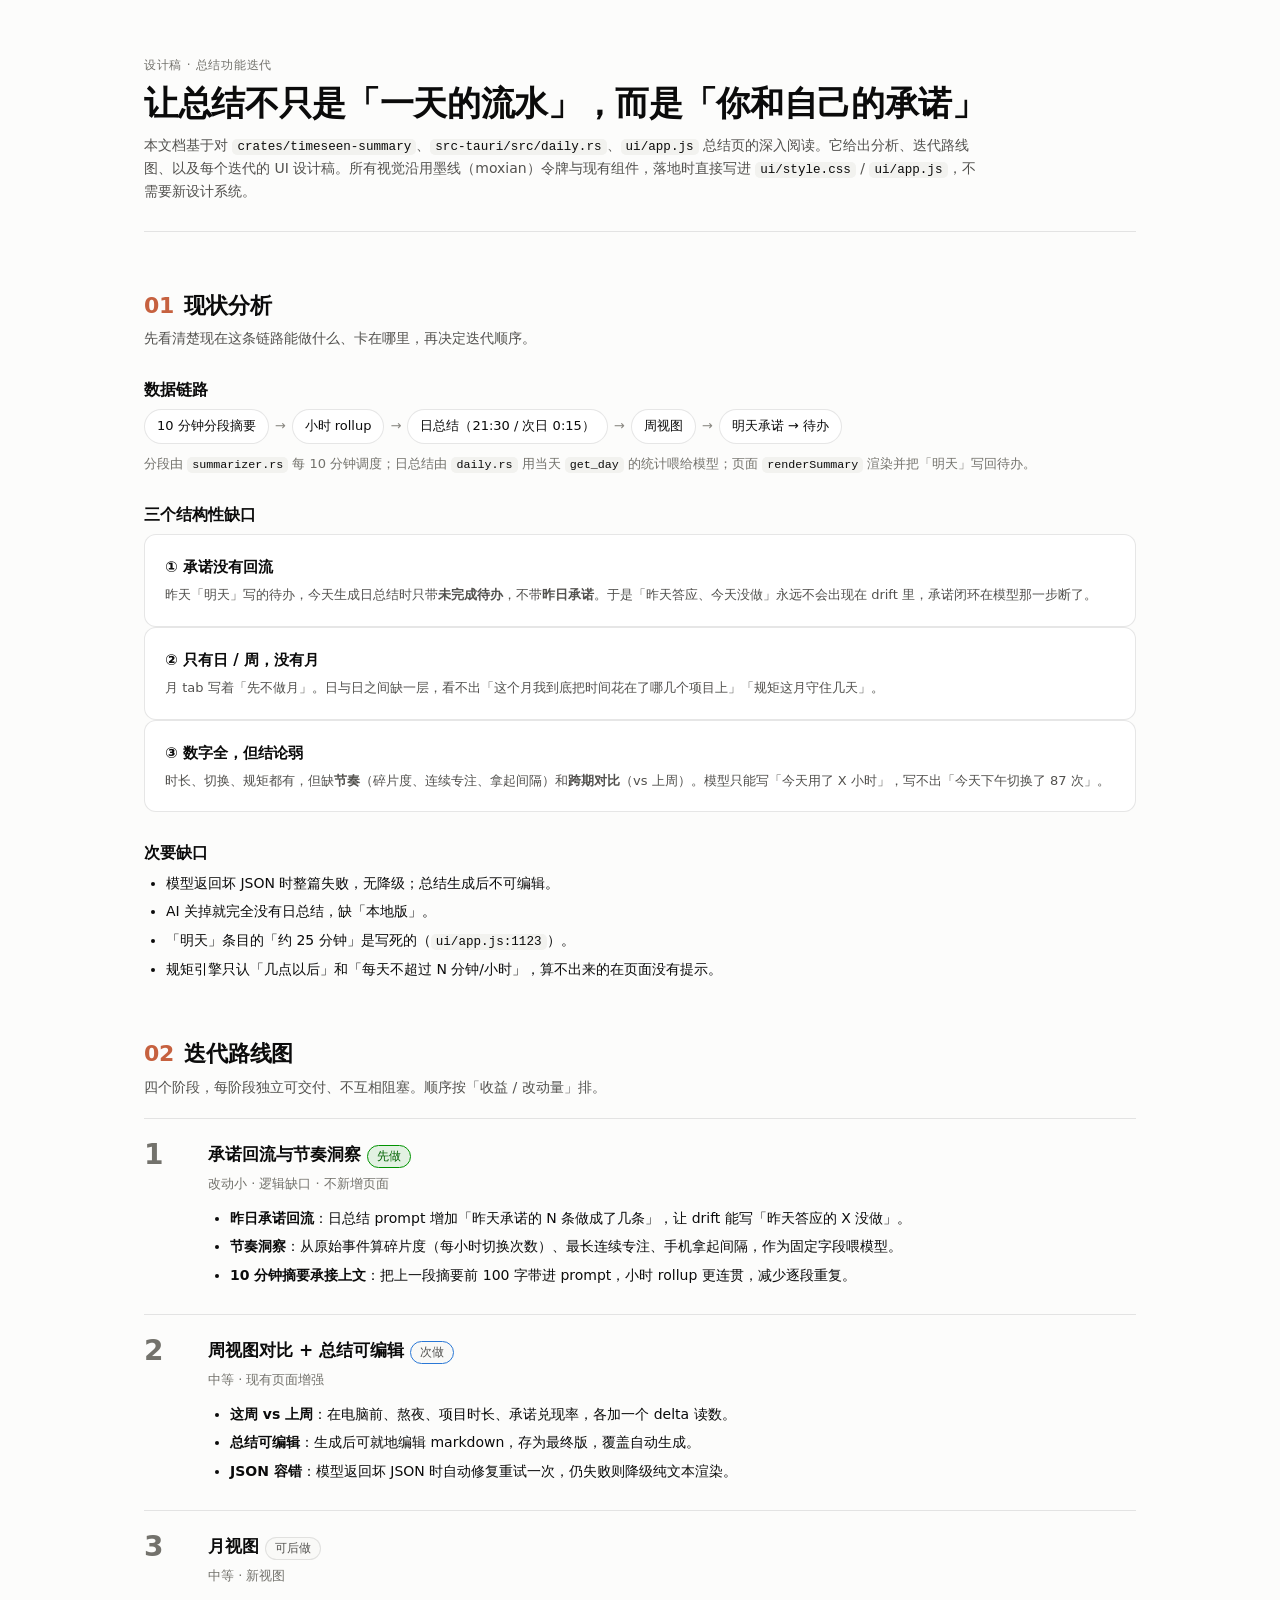
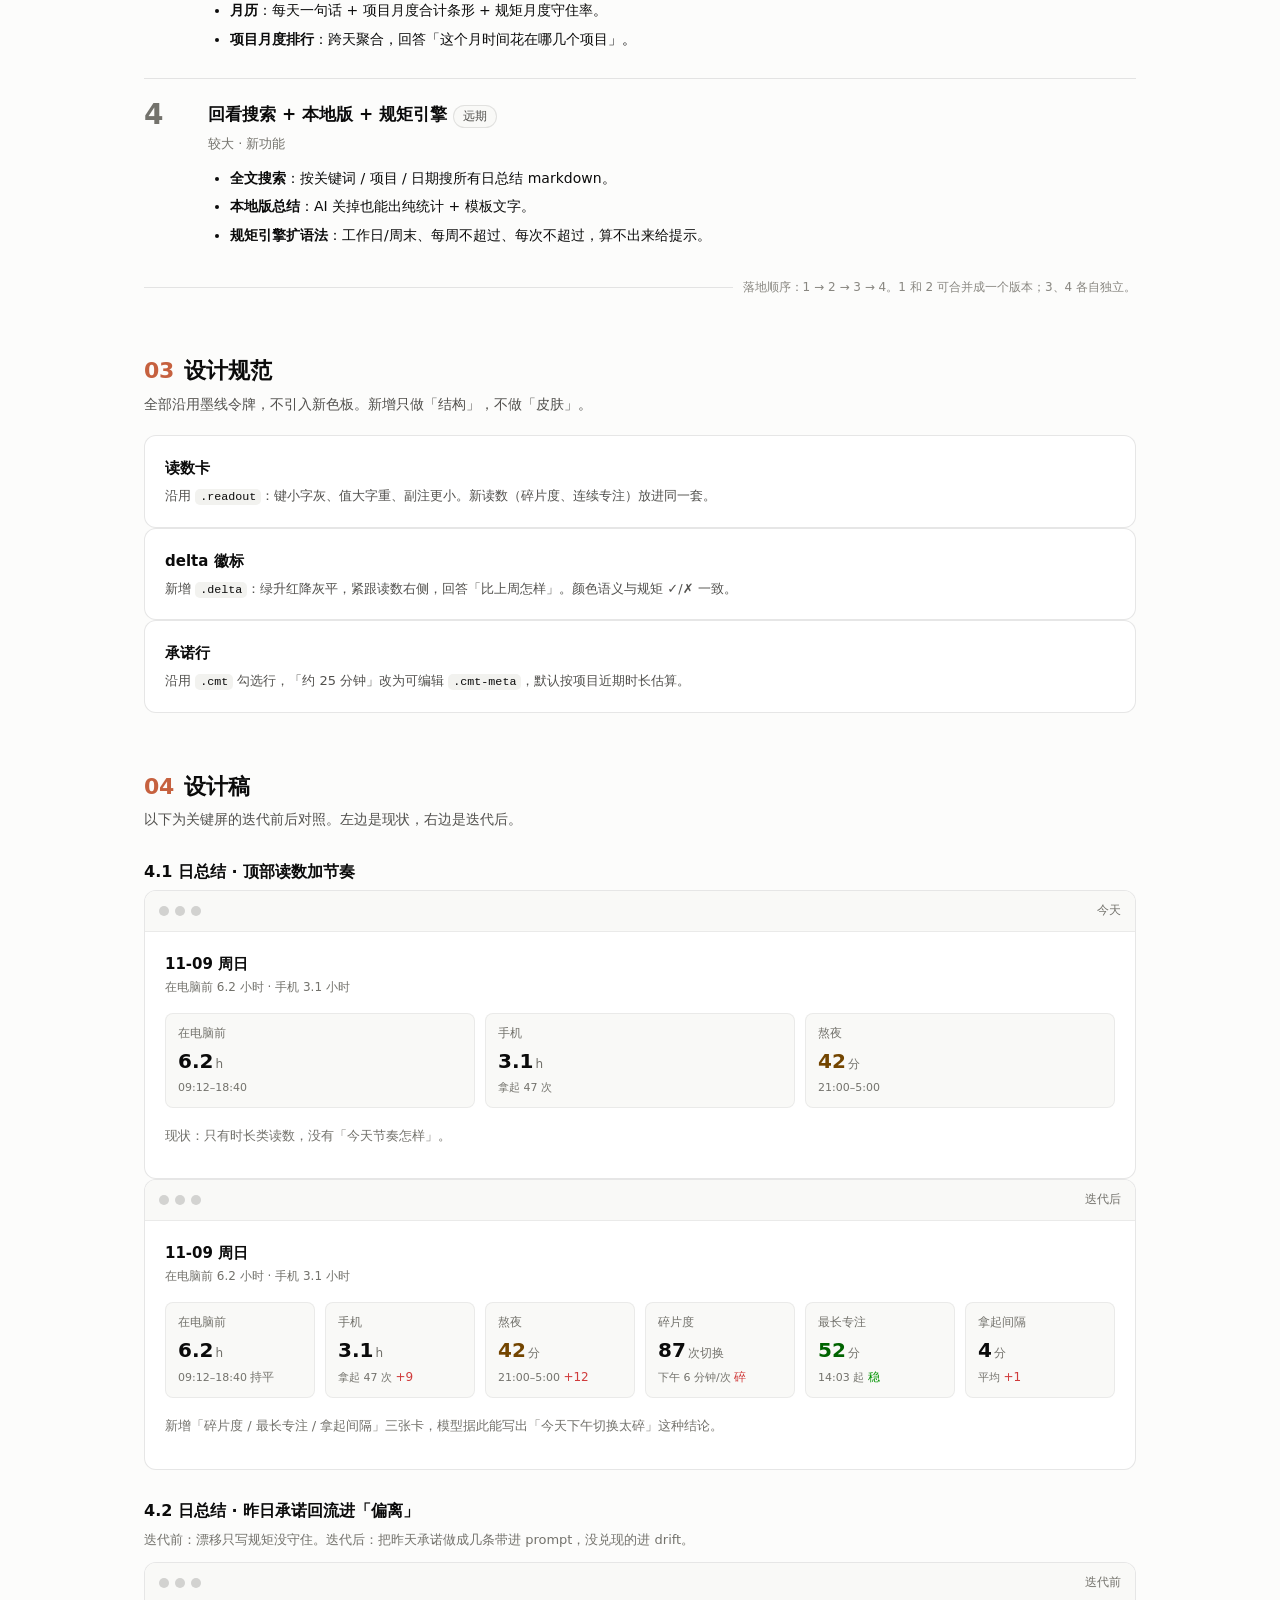
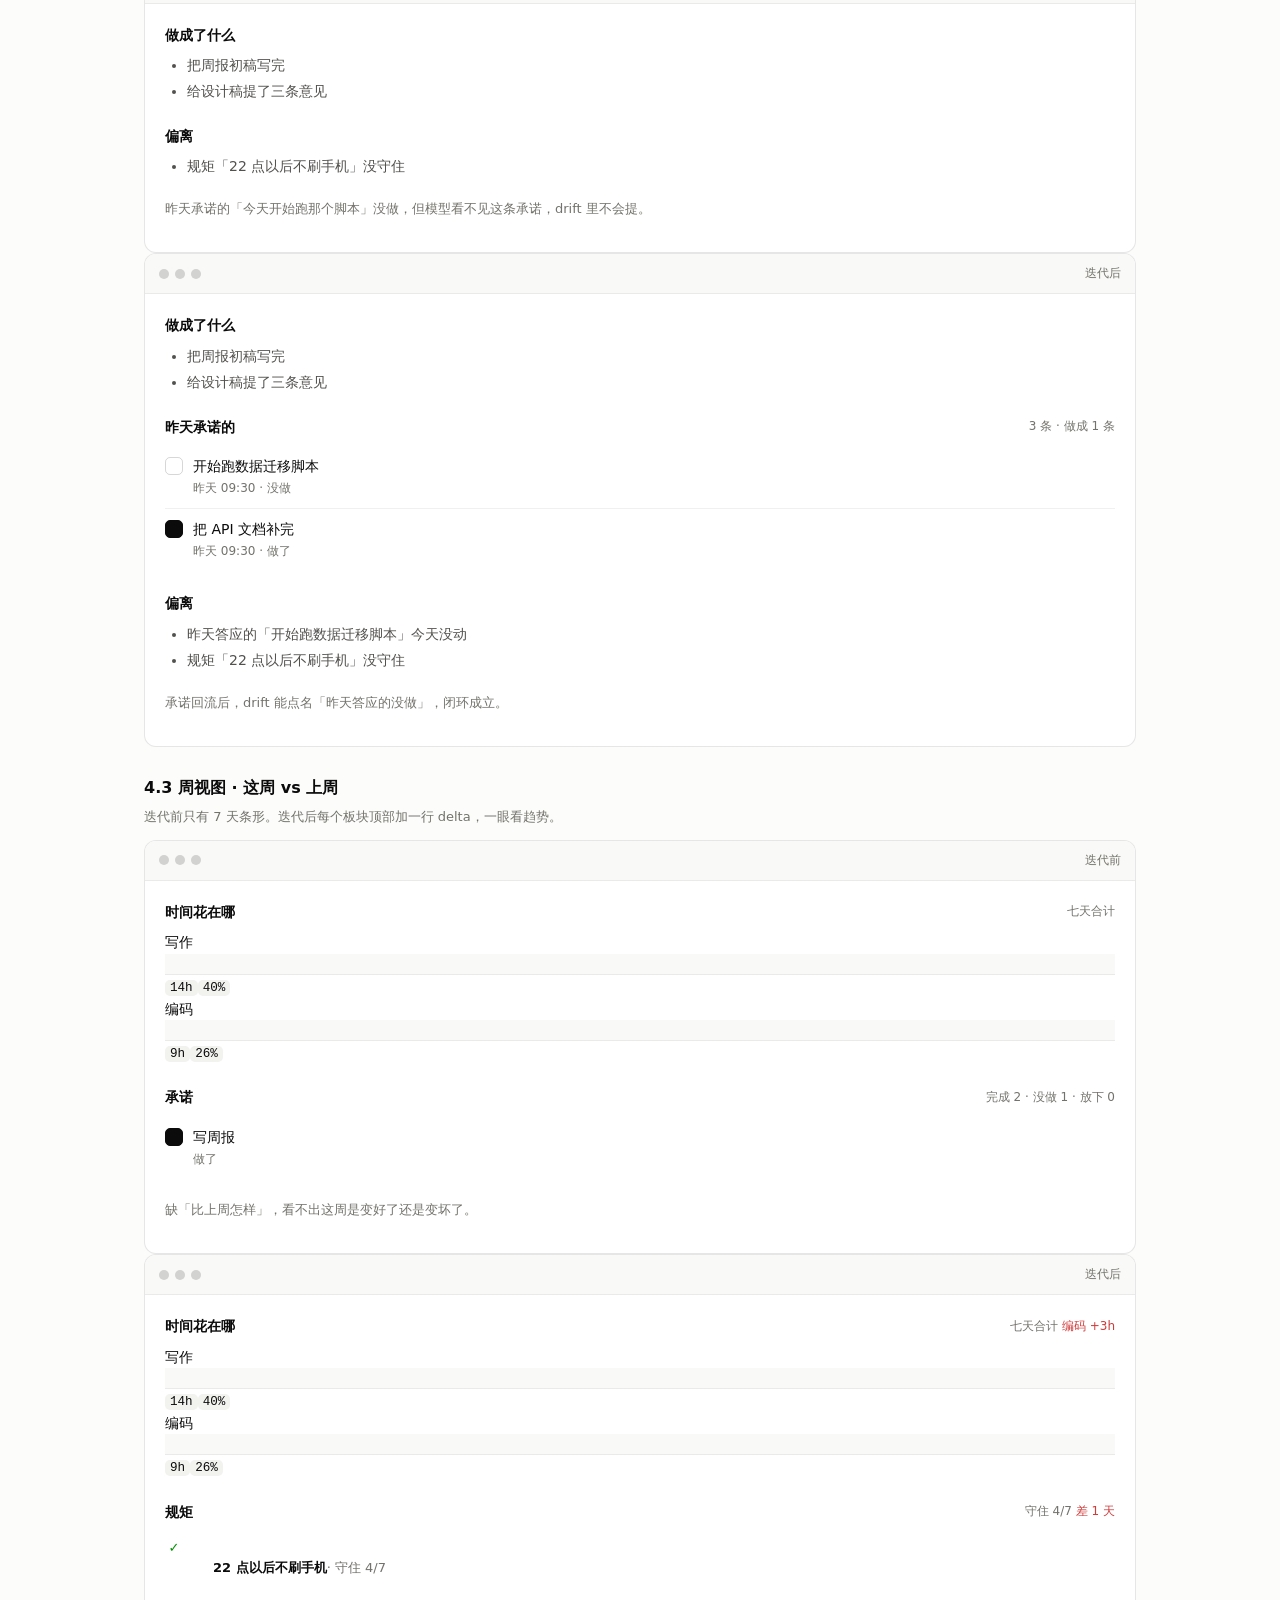
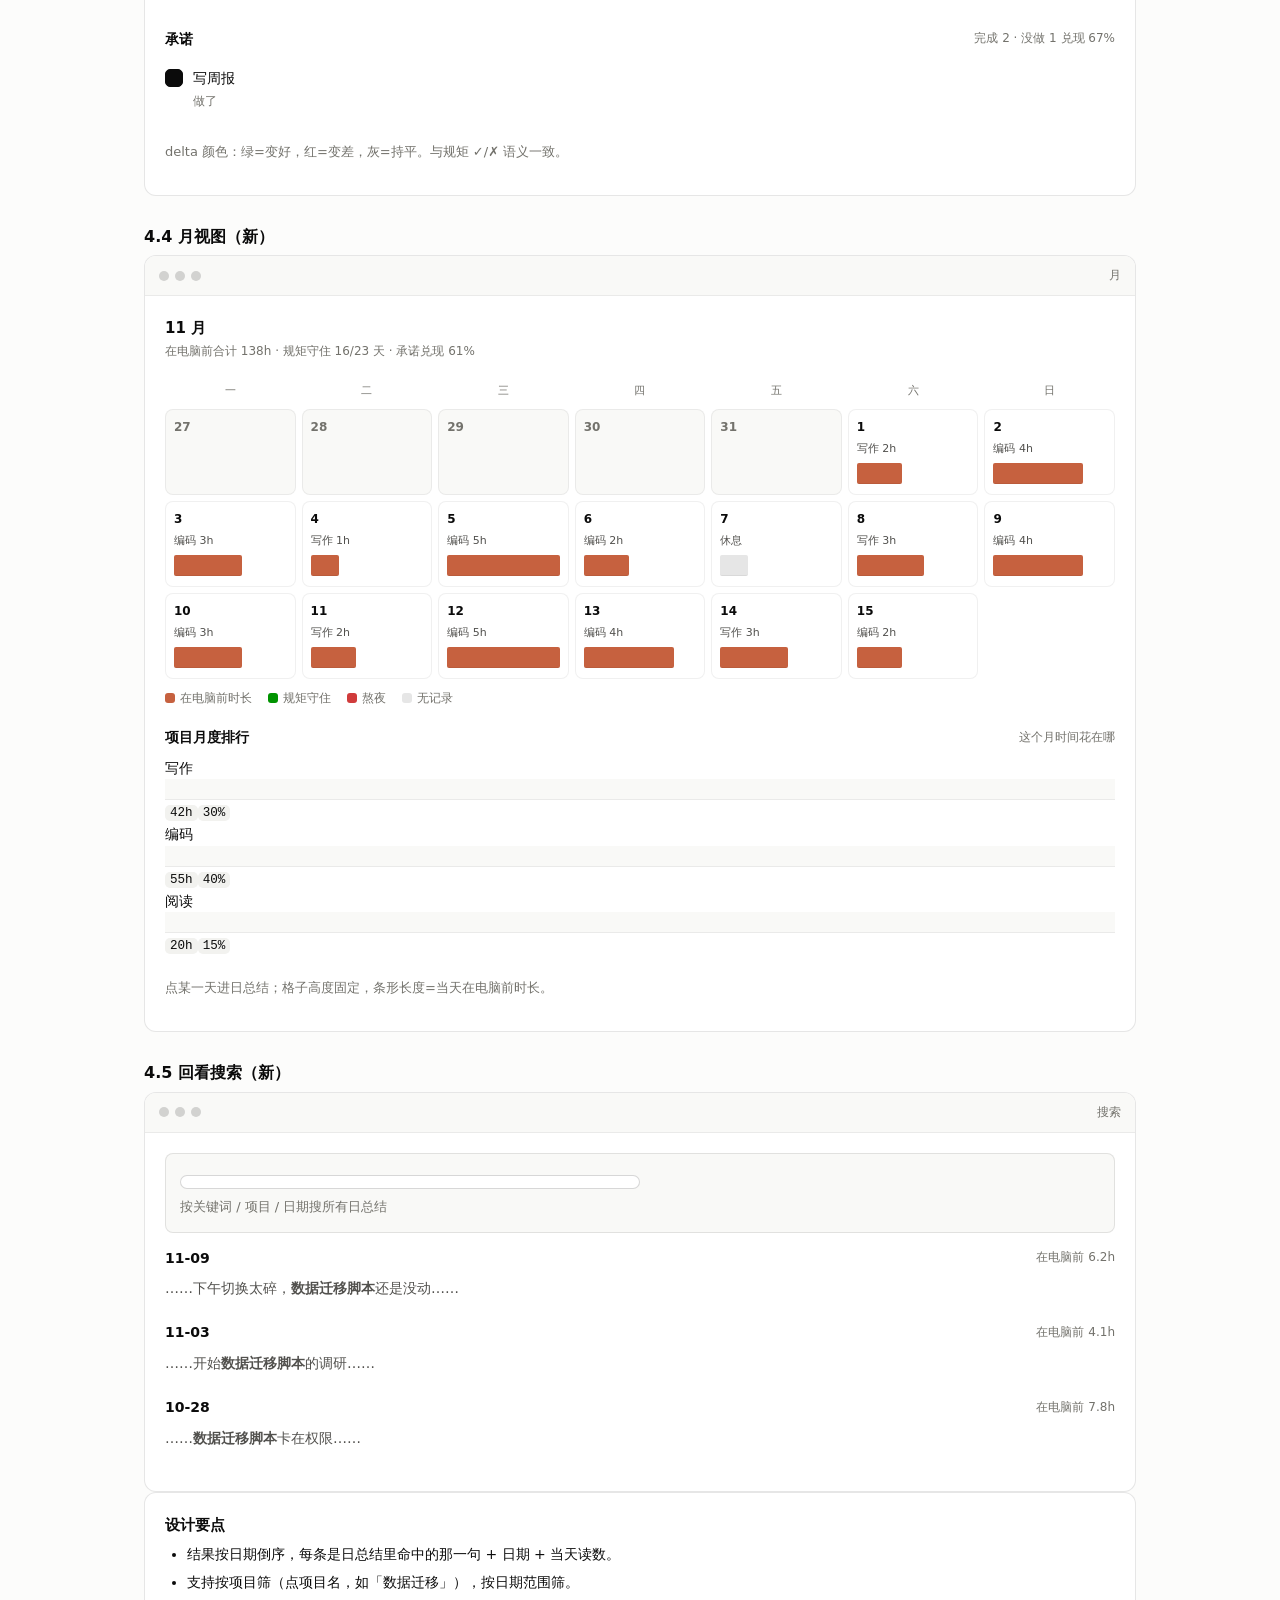
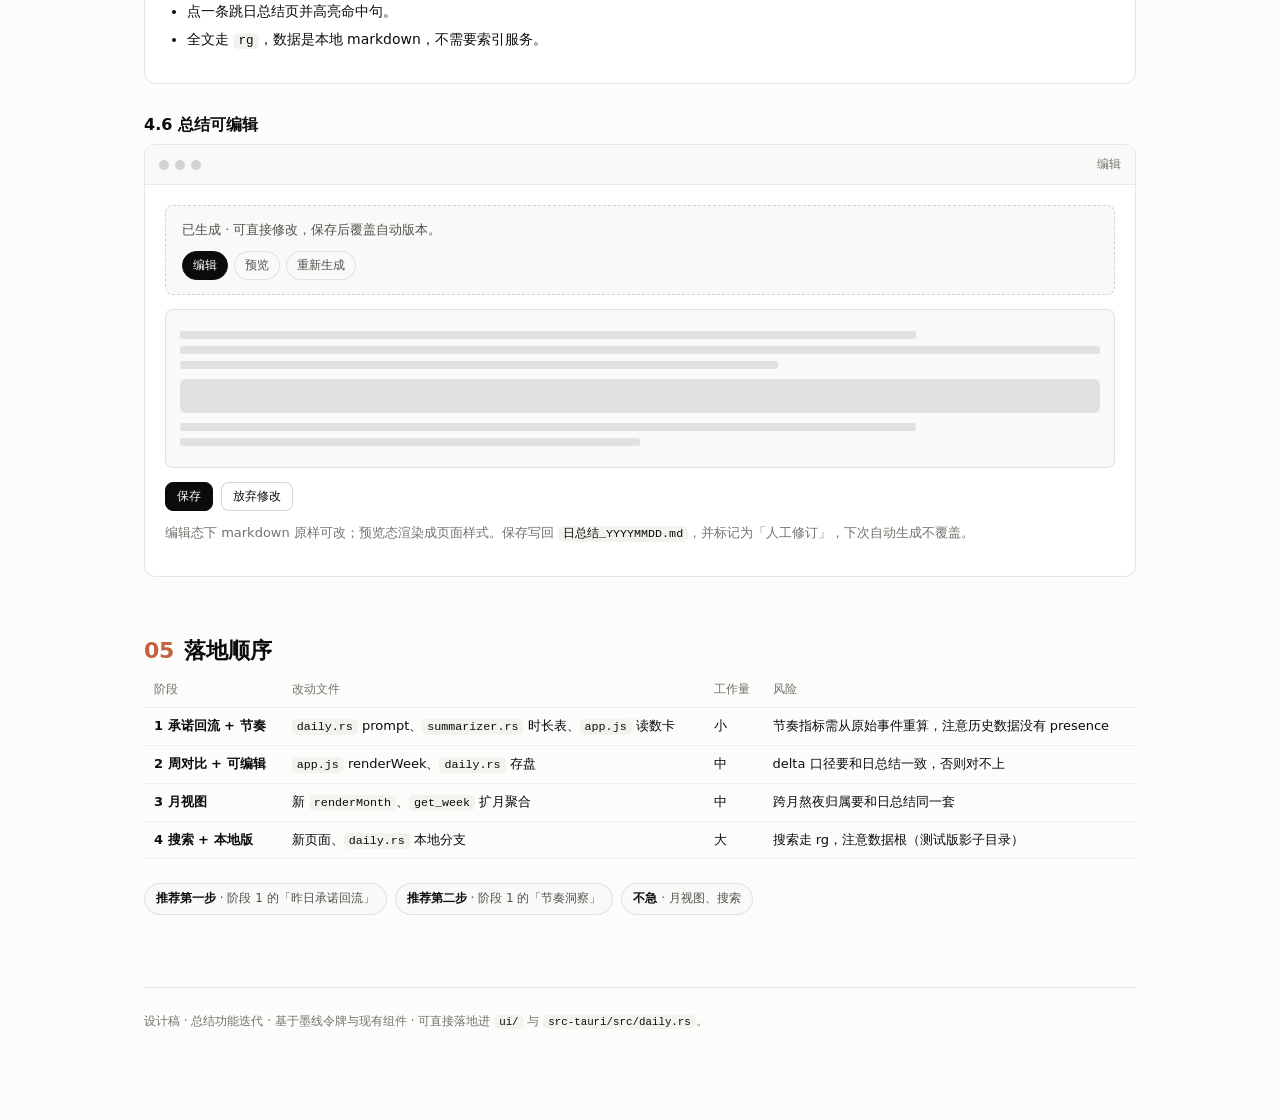
<file: designs/beayy-summary-iteration/index.html>
<!doctype html>
<html lang="zh-CN">
<head>
<meta charset="utf-8">
<meta name="viewport" content="width=device-width, initial-scale=1">
<title>总结功能迭代 · 设计稿</title>
<style>
  :root {
    --page: #fcfcfb; --sunken: #f9f9f7; --grouped: #f2f2ef; --surface: #ffffff;
    --ink: #0b0b0b; --ink-2: #52514e; --ink-3: #73726c; --ink-4: #898781;
    --line: rgba(11,11,11,0.10); --line-2: rgba(11,11,11,0.06); --line-strong: rgba(11,11,11,0.16);
    --hover: rgba(11,11,11,0.05); --selected: rgba(11,11,11,0.10);
    --primary: #0b0b0b; --on-primary: #ffffff; --brand: #c6613f; --focus: #2a78d6;
    --ok: #009300; --ok-wash: rgba(0,147,0,0.10); --warn: #fab219; --warn-wash: rgba(250,178,25,0.16);
    --risk: #d03b3b; --risk-wash: rgba(208,59,59,0.10);
    --font-sans: ui-sans-serif, system-ui, -apple-system, "PingFang SC", "Segoe UI", "Microsoft YaHei", sans-serif;
    --font-serif: Georgia, "Times New Roman", "Songti SC", serif;
    --font-mono: "SF Mono", Menlo, Consolas, monospace;
    --space-1:4px; --space-2:8px; --space-3:12px; --space-4:16px; --space-5:24px; --space-6:32px; --space-7:48px;
    --radius-sm:6px; --radius-md:8px; --radius-lg:12px; --radius-pill:999px;
    --reading-width: 960px;
  }
  @media (prefers-color-scheme: dark) {
    :root:not([data-theme="light"]) {
      --page:#151515; --sunken:#0b0b0b; --grouped:#0b0b0b; --surface:#1a1a19;
      --ink:#f0efec; --ink-2:#c3c2b7; --ink-3:#a5a49a; --ink-4:#898781;
      --line:rgba(255,255,255,0.10); --line-2:rgba(255,255,255,0.06); --line-strong:rgba(255,255,255,0.20);
      --hover:rgba(255,255,255,0.075); --selected:rgba(255,255,255,0.15);
      --primary:#ffffff; --on-primary:#0b0b0b; --ok-wash:#11260f; --warn-wash:#311a00; --risk-wash:#3c0e0e;
    }
  }
  * { box-sizing: border-box; }
  body { margin:0; background:var(--page); color:var(--ink); font-family:var(--font-sans); font-size:14px; line-height:1.6; -webkit-font-smoothing:antialiased; }
  .wrap { max-width:1040px; margin:0 auto; padding:56px 24px 96px; }
  header.doc { border-bottom:1px solid var(--line); padding-bottom:28px; margin-bottom:40px; }
  header.doc .kicker { color:var(--ink-3); font-size:12px; letter-spacing:.06em; text-transform:uppercase; margin:0 0 8px; }
  header.doc h1 { font-size:34px; line-height:1.2; margin:0 0 10px; font-weight:600; letter-spacing:-.01em; }
  header.doc p { color:var(--ink-2); margin:0; max-width:60em; }
  h2 { font-size:22px; margin:56px 0 4px; font-weight:600; letter-spacing:-.01em; }
  h2 .no { color:var(--brand); font-variant-numeric:tabular-nums; margin-right:10px; }
  h3 { font-size:16px; margin:28px 0 6px; font-weight:600; }
  .lede { color:var(--ink-2); margin:0 0 20px; max-width:64em; }
  p { margin:0 0 12px; }
  .note { color:var(--ink-3); font-size:13px; }
  .grid { display:grid; gap:16px; }
  .g2 { grid-template-columns:1fr 1fr; }
  .g3 { grid-template-columns:1fr 1fr 1fr; }
  @media (max-width:860px){ .g2,.g3 { grid-template-columns:1fr; } }
  .card { background:var(--surface); border:1px solid var(--line); border-radius:var(--radius-lg); padding:20px; }
  .card h4 { margin:0 0 6px; font-size:15px; font-weight:600; }
  .card p { margin:0; color:var(--ink-2); font-size:13px; }
  .tag { display:inline-block; font-size:12px; font-weight:500; padding:1px 9px; border-radius:var(--radius-pill); border:1px solid var(--line); color:var(--ink-2); background:var(--sunken); margin-right:6px; }
  .tag.p0 { color:var(--ok-ink,#006300); border-color:var(--ok); background:var(--ok-wash); }
  .tag.p1 { color:var(--ink-2); border-color:var(--focus); }
  .tag.p2 { color:var(--ink-2); }
  .tag.risk { color:var(--risk); border-color:var(--risk); background:var(--risk-wash); }
  table { width:100%; border-collapse:collapse; font-size:13px; }
  th,td { text-align:left; padding:8px 10px; border-bottom:1px solid var(--line-2); vertical-align:top; }
  th { color:var(--ink-3); font-weight:500; font-size:12px; }
  td b { font-weight:600; }
  ul,ol { margin:0 0 12px; padding-left:22px; }
  li { margin:0 0 6px; }
  code,.mono { font-family:var(--font-mono); font-size:.9em; background:var(--grouped); padding:1px 5px; border-radius:5px; color:var(--ink); }
  .phase { display:grid; grid-template-columns:46px 1fr; gap:18px; padding:22px 0; border-top:1px solid var(--line); }
  .phase:first-of-type { border-top:0; }
  .phase .num { font-size:28px; font-weight:600; color:var(--ink-3); font-variant-numeric:tabular-nums; line-height:1; }
  .phase h3 { margin:0 0 6px; font-size:17px; }
  .phase .meta { color:var(--ink-3); font-size:13px; margin:0 0 12px; }
  .phase ul { margin:0; }
  .arrow { display:flex; align-items:center; gap:10px; color:var(--ink-4); font-size:12px; margin:4px 0 18px; }
  .arrow::before { content:""; height:1px; flex:1; background:var(--line); }

  /* ---- 手机壳预览 ---- */
  .frame { background:var(--surface); border:1px solid var(--line); border-radius:var(--radius-lg); overflow:hidden; }
  .frame .bar { display:flex; align-items:center; gap:8px; padding:10px 14px; border-bottom:1px solid var(--line-2); background:var(--sunken); }
  .frame .bar .dots { display:flex; gap:6px; }
  .frame .bar .dots i { width:10px; height:10px; border-radius:50%; background:var(--line-strong); display:block; }
  .frame .bar .t { font-size:12px; color:var(--ink-3); margin-left:auto; }
  .frame .body { padding:20px; }
  .frame h5 { margin:0; font-size:15px; font-weight:600; }
  .frame .sub { color:var(--ink-3); font-size:12px; margin:2px 0 16px; }
  .readouts { display:grid; grid-template-columns:repeat(auto-fit,minmax(120px,1fr)); gap:10px; margin-bottom:18px; }
  .readout { background:var(--sunken); border:1px solid var(--line-2); border-radius:var(--radius-md); padding:10px 12px; }
  .readout .k { font-size:12px; color:var(--ink-3); }
  .readout .v { font-size:20px; font-weight:600; font-variant-numeric:tabular-nums; margin-top:2px; }
  .readout .v small { font-size:12px; font-weight:500; color:var(--ink-3); margin-left:2px; }
  .readout .d { font-size:11px; color:var(--ink-3); margin-top:2px; }
  .readout.warn .v { color:var(--warn-ink,#734500); }
  .readout.ok .v { color:var(--ok-ink,#006300); }
  .readout.risk .v { color:var(--risk); }
  section.block { margin-bottom:22px; }
  section.block > .h { display:flex; align-items:center; gap:8px; margin-bottom:8px; }
  section.block > .h .t { font-size:14px; font-weight:600; }
  section.block > .h .a { margin-left:auto; font-size:12px; color:var(--ink-3); }
  .quote { margin:0; font-size:17px; line-height:1.5; color:var(--ink); max-width:34em; }
  .md { font-size:14px; color:var(--ink-2); }
  .md li { margin:0 0 4px; }
  .rule { display:flex; gap:10px; padding:7px 0; border-bottom:1px solid var(--line-2); font-size:13px; }
  .rule:last-child { border-bottom:0; }
  .rule .mark { width:18px; text-align:center; font-weight:600; }
  .rule .mark.ok { color:var(--ok); } .rule .mark.risk { color:var(--risk); } .rule .mark.idle { color:var(--ink-4); }
  .rule .body { flex:1; }
  .rule .body b { font-weight:600; }
  .rule .body span { color:var(--ink-3); }
  .cmt { display:flex; gap:10px; padding:9px 0; border-bottom:1px solid var(--line-2); }
  .cmt:last-child { border-bottom:0; }
  .cmt .box { width:18px; height:18px; border-radius:5px; border:1.5px solid var(--line-strong); flex:none; margin-top:2px; }
  .cmt.on .box { background:var(--primary); border-color:var(--primary); }
  .cmt .txt { font-size:14px; }
  .cmt .txt small { display:block; color:var(--ink-3); font-size:12px; margin-top:2px; }
  .btn { display:inline-flex; align-items:center; gap:6px; font-size:13px; padding:7px 14px; border-radius:var(--radius-md); border:1px solid var(--line-strong); background:var(--surface); color:var(--ink); cursor:pointer; }
  .btn.primary { background:var(--primary); color:var(--on-primary); border-color:var(--primary); }
  .btn.sm { font-size:12px; padding:5px 11px; }
  .btn:disabled { opacity:.45; }
  .gen-empty { background:var(--sunken); border:1px dashed var(--line-strong); border-radius:var(--radius-md); padding:14px 16px; margin:12px 0; }
  .gen-empty p { margin:0 0 10px; color:var(--ink-2); font-size:13px; }
  .delta { display:inline-flex; align-items:center; gap:3px; font-size:12px; font-variant-numeric:tabular-nums; }
  .delta.up { color:var(--risk); } .delta.down { color:var(--ok); } .delta.flat { color:var(--ink-3); }
  .cal { display:grid; grid-template-columns:repeat(7,1fr); gap:6px; }
  .cal .dow { font-size:11px; color:var(--ink-3); text-align:center; padding:4px 0; }
  .cal .cell { border:1px solid var(--line-2); border-radius:var(--radius-md); padding:8px; min-height:86px; background:var(--surface); }
  .cal .cell.dim { background:var(--sunken); color:var(--ink-3); }
  .cal .cell .d { font-size:12px; font-weight:600; font-variant-numeric:tabular-nums; }
  .cal .cell .l { font-size:11px; color:var(--ink-2); margin-top:4px; line-height:1.4; }
  .cal .cell .bar { height:3px; border-radius:2px; background:var(--brand); margin-top:6px; }
  .cal .cell .bar.empty { background:var(--line); }
  .legend { display:flex; gap:16px; flex-wrap:wrap; font-size:12px; color:var(--ink-3); margin-top:10px; }
  .legend i { display:inline-block; width:10px; height:10px; border-radius:3px; margin-right:5px; vertical-align:-1px; }
  .mockbar { display:flex; gap:6px; flex-wrap:wrap; margin:10px 0 0; }
  .mockbar .seg { font-size:12px; padding:4px 10px; border-radius:var(--radius-pill); border:1px solid var(--line); color:var(--ink-2); background:var(--sunken); }
  .mockbar .seg.on { background:var(--primary); color:var(--on-primary); border-color:var(--primary); }
  .sketch { border:1px solid var(--line); border-radius:var(--radius-md); padding:14px; background:var(--sunken); }
  .sketch .ln { height:8px; border-radius:3px; background:var(--line); margin:7px 0; }
  .sketch .ln.w80 { width:80%; } .sketch .ln.w50 { width:50%; } .sketch .ln.w65 { width:65%; }
  .sketch .blk { height:34px; border-radius:6px; background:var(--line); margin:10px 0; }
  .diff { display:grid; grid-template-columns:1fr auto 1fr; gap:14px; align-items:center; }
  @media (max-width:700px){ .diff { grid-template-columns:1fr; } .diff .arr { transform:rotate(90deg); } }
  .diff .arr { color:var(--ink-4); font-size:18px; }
  .diff .before { background:var(--sunken); border:1px solid var(--line-2); border-radius:var(--radius-md); padding:14px; }
  .diff .before .badge { font-size:11px; color:var(--ink-4); margin-bottom:8px; }
  .diff .after { background:var(--surface); border:1px solid var(--line); border-radius:var(--radius-md); padding:14px; }
  .diff .after .badge { font-size:11px; color:var(--ok-ink,#006300); margin-bottom:8px; }
  .flow { display:flex; flex-wrap:wrap; align-items:center; gap:6px; font-size:13px; }
  .flow .node { padding:6px 12px; border:1px solid var(--line); border-radius:var(--radius-pill); background:var(--surface); }
  .flow .node.new { border-color:var(--focus); color:var(--focus); }
  .flow .arr { color:var(--ink-4); }
  footer.doc { border-top:1px solid var(--line); margin-top:72px; padding-top:24px; color:var(--ink-3); font-size:12px; }
  .pill-row { display:flex; gap:8px; flex-wrap:wrap; margin:14px 0 0; }
  .pill { font-size:12px; padding:5px 11px; border-radius:var(--radius-pill); border:1px solid var(--line); color:var(--ink-2); background:var(--sunken); }
  .pill b { color:var(--ink); font-weight:600; }
</style>
</head>
<body>
<div class="wrap">

<header class="doc">
  <p class="kicker">设计稿 · 总结功能迭代</p>
  <h1>让总结不只是「一天的流水」，而是「你和自己的承诺」</h1>
  <p>本文档基于对 <code>crates/timeseen-summary</code>、<code>src-tauri/src/daily.rs</code>、<code>ui/app.js</code> 总结页的深入阅读。它给出分析、迭代路线图、以及每个迭代的 UI 设计稿。所有视觉沿用墨线（moxian）令牌与现有组件，落地时直接写进 <code>ui/style.css</code> / <code>ui/app.js</code>，不需要新设计系统。</p>
</header>

<!-- ============ 1 分析 ============ -->
<h2><span class="no">01</span>现状分析</h2>
<p class="lede">先看清楚现在这条链路能做什么、卡在哪里，再决定迭代顺序。</p>

<h3>数据链路</h3>
<div class="flow">
  <span class="node">10 分钟分段摘要</span><span class="arr">→</span>
  <span class="node">小时 rollup</span><span class="arr">→</span>
  <span class="node">日总结（21:30 / 次日 0:15）</span><span class="arr">→</span>
  <span class="node">周视图</span><span class="arr">→</span>
  <span class="node">明天承诺 → 待办</span>
</div>
<p class="note" style="margin-top:10px">分段由 <code>summarizer.rs</code> 每 10 分钟调度；日总结由 <code>daily.rs</code> 用当天 <code>get_day</code> 的统计喂给模型；页面 <code>renderSummary</code> 渲染并把「明天」写回待办。</p>

<h3>三个结构性缺口</h3>
<div class="g3">
  <div class="card">
    <h4>① 承诺没有回流</h4>
    <p>昨天「明天」写的待办，今天生成日总结时只带<b>未完成待办</b>，不带<b>昨日承诺</b>。于是「昨天答应、今天没做」永远不会出现在 drift 里，承诺闭环在模型那一步断了。</p>
  </div>
  <div class="card">
    <h4>② 只有日 / 周，没有月</h4>
    <p>月 tab 写着「先不做月」。日与日之间缺一层，看不出「这个月我到底把时间花在了哪几个项目上」「规矩这月守住几天」。</p>
  </div>
  <div class="card">
    <h4>③ 数字全，但结论弱</h4>
    <p>时长、切换、规矩都有，但缺<b>节奏</b>（碎片度、连续专注、拿起间隔）和<b>跨期对比</b>（vs 上周）。模型只能写「今天用了 X 小时」，写不出「今天下午切换了 87 次」。</p>
  </div>
</div>

<h3>次要缺口</h3>
<ul>
  <li>模型返回坏 JSON 时整篇失败，无降级；总结生成后不可编辑。</li>
  <li>AI 关掉就完全没有日总结，缺「本地版」。</li>
  <li>「明天」条目的「约 25 分钟」是写死的（<code>ui/app.js:1123</code>）。</li>
  <li>规矩引擎只认「几点以后」和「每天不超过 N 分钟/小时」，算不出来的在页面没有提示。</li>
</ul>

<!-- ============ 2 路线图 ============ -->
<h2><span class="no">02</span>迭代路线图</h2>
<p class="lede">四个阶段，每阶段独立可交付、不互相阻塞。顺序按「收益 / 改动量」排。</p>

<div class="phase">
  <div class="num">1</div>
  <div>
    <h3>承诺回流与节奏洞察 <span class="tag p0">先做</span></h3>
    <p class="meta">改动小 · 逻辑缺口 · 不新增页面</p>
    <ul>
      <li><b>昨日承诺回流</b>：日总结 prompt 增加「昨天承诺的 N 条做成了几条」，让 drift 能写「昨天答应的 X 没做」。</li>
      <li><b>节奏洞察</b>：从原始事件算碎片度（每小时切换次数）、最长连续专注、手机拿起间隔，作为固定字段喂模型。</li>
      <li><b>10 分钟摘要承接上文</b>：把上一段摘要前 100 字带进 prompt，小时 rollup 更连贯，减少逐段重复。</li>
    </ul>
  </div>
</div>

<div class="phase">
  <div class="num">2</div>
  <div>
    <h3>周视图对比 + 总结可编辑 <span class="tag p1">次做</span></h3>
    <p class="meta">中等 · 现有页面增强</p>
    <ul>
      <li><b>这周 vs 上周</b>：在电脑前、熬夜、项目时长、承诺兑现率，各加一个 delta 读数。</li>
      <li><b>总结可编辑</b>：生成后可就地编辑 markdown，存为最终版，覆盖自动生成。</li>
      <li><b>JSON 容错</b>：模型返回坏 JSON 时自动修复重试一次，仍失败则降级纯文本渲染。</li>
    </ul>
  </div>
</div>

<div class="phase">
  <div class="num">3</div>
  <div>
    <h3>月视图 <span class="tag p2">可后做</span></h3>
    <p class="meta">中等 · 新视图</p>
    <ul>
      <li><b>月历</b>：每天一句话 + 项目月度合计条形 + 规矩月度守住率。</li>
      <li><b>项目月度排行</b>：跨天聚合，回答「这个月时间花在哪几个项目」。</li>
    </ul>
  </div>
</div>

<div class="phase">
  <div class="num">4</div>
  <div>
    <h3>回看搜索 + 本地版 + 规矩引擎 <span class="tag p2">远期</span></h3>
    <p class="meta">较大 · 新功能</p>
    <ul>
      <li><b>全文搜索</b>：按关键词 / 项目 / 日期搜所有日总结 markdown。</li>
      <li><b>本地版总结</b>：AI 关掉也能出纯统计 + 模板文字。</li>
      <li><b>规矩引擎扩语法</b>：工作日/周末、每周不超过、每次不超过，算不出来给提示。</li>
    </ul>
  </div>
</div>

<div class="arrow">落地顺序：1 → 2 → 3 → 4。1 和 2 可合并成一个版本；3、4 各自独立。</div>

<!-- ============ 3 设计规范 ============ -->
<h2><span class="no">03</span>设计规范</h2>
<p class="lede">全部沿用墨线令牌，不引入新色板。新增只做「结构」，不做「皮肤」。</p>

<div class="g3">
  <div class="card">
    <h4>读数卡</h4>
    <p>沿用 <code>.readout</code>：键小字灰、值大字重、副注更小。新读数（碎片度、连续专注）放进同一套。</p>
  </div>
  <div class="card">
    <h4>delta 徽标</h4>
    <p>新增 <code>.delta</code>：绿升红降灰平，紧跟读数右侧，回答「比上周怎样」。颜色语义与规矩 ✓/✗ 一致。</p>
  </div>
  <div class="card">
    <h4>承诺行</h4>
    <p>沿用 <code>.cmt</code> 勾选行，「约 25 分钟」改为可编辑 <code>.cmt-meta</code>，默认按项目近期时长估算。</p>
  </div>
</div>

<!-- ============ 4 设计稿 ============ -->
<h2><span class="no">04</span>设计稿</h2>
<p class="lede">以下为关键屏的迭代前后对照。左边是现状，右边是迭代后。</p>

<!-- 4.1 日总结 节奏读数 -->
<h3>4.1 日总结 · 顶部读数加节奏</h3>
<div class="g2">
  <div class="frame">
    <div class="bar"><div class="dots"><i></i><i></i><i></i></div><span class="t">今天</span></div>
    <div class="body">
      <h5>11-09 周日</h5>
      <div class="sub">在电脑前 6.2 小时 · 手机 3.1 小时</div>
      <div class="readouts">
        <div class="readout"><div class="k">在电脑前</div><div class="v">6.2<small>h</small></div><div class="d">09:12–18:40</div></div>
        <div class="readout"><div class="k">手机</div><div class="v">3.1<small>h</small></div><div class="d">拿起 47 次</div></div>
        <div class="readout warn"><div class="k">熬夜</div><div class="v">42<small>分</small></div><div class="d">21:00–5:00</div></div>
      </div>
      <p class="note">现状：只有时长类读数，没有「今天节奏怎样」。</p>
    </div>
  </div>
  <div class="frame">
    <div class="bar"><div class="dots"><i></i><i></i><i></i></div><span class="t">迭代后</span></div>
    <div class="body">
      <h5>11-09 周日</h5>
      <div class="sub">在电脑前 6.2 小时 · 手机 3.1 小时</div>
      <div class="readouts">
        <div class="readout"><div class="k">在电脑前</div><div class="v">6.2<small>h</small></div><div class="d">09:12–18:40 <span class="delta flat">持平</span></div></div>
        <div class="readout"><div class="k">手机</div><div class="v">3.1<small>h</small></div><div class="d">拿起 47 次 <span class="delta up">+9</span></div></div>
        <div class="readout warn"><div class="k">熬夜</div><div class="v">42<small>分</small></div><div class="d">21:00–5:00 <span class="delta up">+12</span></div></div>
        <div class="readout"><div class="k">碎片度</div><div class="v">87<small>次切换</small></div><div class="d">下午 6 分钟/次 <span class="delta up">碎</span></div></div>
        <div class="readout ok"><div class="k">最长专注</div><div class="v">52<small>分</small></div><div class="d">14:03 起 <span class="delta down">稳</span></div></div>
        <div class="readout"><div class="k">拿起间隔</div><div class="v">4<small>分</small></div><div class="d">平均 <span class="delta up">+1</span></div></div>
      </div>
      <p class="note">新增「碎片度 / 最长专注 / 拿起间隔」三张卡，模型据此能写出「今天下午切换太碎」这种结论。</p>
    </div>
  </div>
</div>

<!-- 4.2 昨日承诺回流 -->
<h3>4.2 日总结 · 昨日承诺回流进「偏离」</h3>
<p class="note">迭代前：漂移只写规矩没守住。迭代后：把昨天承诺做成几条带进 prompt，没兑现的进 drift。</p>
<div class="g2">
  <div class="frame">
    <div class="bar"><div class="dots"><i></i><i></i><i></i></div><span class="t">迭代前</span></div>
    <div class="body">
      <section class="block"><div class="h"><span class="t">做成了什么</span></div><div class="md"><ul><li>把周报初稿写完</li><li>给设计稿提了三条意见</li></ul></div></section>
      <section class="block"><div class="h"><span class="t">偏离</span></div><div class="md"><ul><li>规矩「22 点以后不刷手机」没守住</li></ul></div></section>
      <p class="note">昨天承诺的「今天开始跑那个脚本」没做，但模型看不见这条承诺，drift 里不会提。</p>
    </div>
  </div>
  <div class="frame">
    <div class="bar"><div class="dots"><i></i><i></i><i></i></div><span class="t">迭代后</span></div>
    <div class="body">
      <section class="block"><div class="h"><span class="t">做成了什么</span></div><div class="md"><ul><li>把周报初稿写完</li><li>给设计稿提了三条意见</li></ul></div></section>
      <section class="block"><div class="h"><span class="t">昨天承诺的</span><span class="a">3 条 · 做成 1 条</span></div>
        <div class="cmt"><div class="box"></div><div class="txt">开始跑数据迁移脚本<small>昨天 09:30 · 没做</small></div></div>
        <div class="cmt on"><div class="box"></div><div class="txt">把 API 文档补完<small>昨天 09:30 · 做了</small></div></div>
      </section>
      <section class="block"><div class="h"><span class="t">偏离</span></div><div class="md"><ul><li>昨天答应的「开始跑数据迁移脚本」今天没动</li><li>规矩「22 点以后不刷手机」没守住</li></ul></div></section>
      <p class="note">承诺回流后，drift 能点名「昨天答应的没做」，闭环成立。</p>
    </div>
  </div>
</div>

<!-- 4.3 周视图对比 -->
<h3>4.3 周视图 · 这周 vs 上周</h3>
<p class="note">迭代前只有 7 天条形。迭代后每个板块顶部加一行 delta，一眼看趋势。</p>
<div class="g2">
  <div class="frame">
    <div class="bar"><div class="dots"><i></i><i></i><i></i></div><span class="t">迭代前</span></div>
    <div class="body">
      <section class="block"><div class="h"><span class="t">时间花在哪</span><span class="a">七天合计</span></div>
        <div class="bar-row"><span class="bar-name">写作</span><span class="bar"><i style="width:80%"></i></span><span class="bar-v mono">14h</span><span class="bar-p mono">40%</span></div>
        <div class="bar-row"><span class="bar-name">编码</span><span class="bar"><i style="width:55%"></i></span><span class="bar-v mono">9h</span><span class="bar-p mono">26%</span></div>
      </section>
      <section class="block"><div class="h"><span class="t">承诺</span><span class="a">完成 2 · 没做 1 · 放下 0</span></div>
        <div class="cmt on"><div class="box"></div><div class="txt">写周报<small>做了</small></div></div>
      </section>
      <p class="note">缺「比上周怎样」，看不出这周是变好了还是变坏了。</p>
    </div>
  </div>
  <div class="frame">
    <div class="bar"><div class="dots"><i></i><i></i><i></i></div><span class="t">迭代后</span></div>
    <div class="body">
      <section class="block"><div class="h"><span class="t">时间花在哪</span><span class="a">七天合计 <span class="delta up">编码 +3h</span></span></div>
        <div class="bar-row"><span class="bar-name">写作</span><span class="bar"><i style="width:80%"></i></span><span class="bar-v mono">14h</span><span class="bar-p mono">40%</span></div>
        <div class="bar-row"><span class="bar-name">编码</span><span class="bar"><i style="width:55%"></i></span><span class="bar-v mono">9h</span><span class="bar-p mono">26%</span></div>
      </section>
      <section class="block"><div class="h"><span class="t">规矩</span><span class="a">守住 4/7 <span class="delta up">差 1 天</span></span></div>
        <div class="rule"><span class="mark ok">✓</span><div class="body"><b>22 点以后不刷手机</b><span>· 守住 4/7</span></div></div>
      </section>
      <section class="block"><div class="h"><span class="t">承诺</span><span class="a">完成 2 · 没做 1 <span class="delta flat">兑现 67%</span></span></div>
        <div class="cmt on"><div class="box"></div><div class="txt">写周报<small>做了</small></div></div>
      </section>
      <p class="note">delta 颜色：绿=变好，红=变差，灰=持平。与规矩 ✓/✗ 语义一致。</p>
    </div>
  </div>
</div>

<!-- 4.4 月视图 -->
<h3>4.4 月视图（新）</h3>
<div class="frame">
  <div class="bar"><div class="dots"><i></i><i></i><i></i></div><span class="t">月</span></div>
  <div class="body">
    <h5>11 月</h5>
    <div class="sub">在电脑前合计 138h · 规矩守住 16/23 天 · 承诺兑现 61%</div>
    <div class="cal">
      <div class="dow">一</div><div class="dow">二</div><div class="dow">三</div><div class="dow">四</div><div class="dow">五</div><div class="dow">六</div><div class="dow">日</div>
      <div class="cell dim"><div class="d">27</div></div>
      <div class="cell dim"><div class="d">28</div></div>
      <div class="cell dim"><div class="d">29</div></div>
      <div class="cell dim"><div class="d">30</div></div>
      <div class="cell dim"><div class="d">31</div></div>
      <div class="cell"><div class="d">1</div><div class="l">写作 2h</div><div class="bar" style="width:40%"></div></div>
      <div class="cell"><div class="d">2</div><div class="l">编码 4h</div><div class="bar" style="width:80%"></div></div>
      <div class="cell"><div class="d">3</div><div class="l">编码 3h</div><div class="bar" style="width:60%"></div></div>
      <div class="cell"><div class="d">4</div><div class="l">写作 1h</div><div class="bar" style="width:20%"></div></div>
      <div class="cell"><div class="d">5</div><div class="l">编码 5h</div><div class="bar" style="width:100%"></div></div>
      <div class="cell"><div class="d">6</div><div class="l">编码 2h</div><div class="bar" style="width:40%"></div></div>
      <div class="cell"><div class="d">7</div><div class="l">休息</div><div class="bar empty" style="width:10%"></div></div>
      <div class="cell"><div class="d">8</div><div class="l">写作 3h</div><div class="bar" style="width:60%"></div></div>
      <div class="cell"><div class="d">9</div><div class="l">编码 4h</div><div class="bar" style="width:80%"></div></div>
      <div class="cell"><div class="d">10</div><div class="l">编码 3h</div><div class="bar" style="width:60%"></div></div>
      <div class="cell"><div class="d">11</div><div class="l">写作 2h</div><div class="bar" style="width:40%"></div></div>
      <div class="cell"><div class="d">12</div><div class="l">编码 5h</div><div class="bar" style="width:100%"></div></div>
      <div class="cell"><div class="d">13</div><div class="l">编码 4h</div><div class="bar" style="width:80%"></div></div>
      <div class="cell"><div class="d">14</div><div class="l">写作 3h</div><div class="bar" style="width:60%"></div></div>
      <div class="cell"><div class="d">15</div><div class="l">编码 2h</div><div class="bar" style="width:40%"></div></div>
    </div>
    <div class="legend"><span><i style="background:var(--brand)"></i>在电脑前时长</span><span><i style="background:var(--ok)"></i>规矩守住</span><span><i style="background:var(--risk)"></i>熬夜</span><span><i style="background:var(--line)"></i>无记录</span></div>
    <section class="block" style="margin-top:18px"><div class="h"><span class="t">项目月度排行</span><span class="a">这个月时间花在哪</span></div>
      <div class="bar-row"><span class="bar-name">写作</span><span class="bar"><i style="width:70%"></i></span><span class="bar-v mono">42h</span><span class="bar-p mono">30%</span></div>
      <div class="bar-row"><span class="bar-name">编码</span><span class="bar"><i style="width:95%"></i></span><span class="bar-v mono">55h</span><span class="bar-p mono">40%</span></div>
      <div class="bar-row"><span class="bar-name">阅读</span><span class="bar"><i style="width:35%"></i></span><span class="bar-v mono">20h</span><span class="bar-p mono">15%</span></div>
    </section>
    <p class="note">点某一天进日总结；格子高度固定，条形长度=当天在电脑前时长。</p>
  </div>
</div>

<!-- 4.5 回看搜索 -->
<h3>4.5 回看搜索（新）</h3>
<div class="g2">
  <div class="frame">
    <div class="bar"><div class="dots"><i></i><i></i><i></i></div><span class="t">搜索</span></div>
    <div class="body">
      <div class="sketch" style="margin-bottom:14px">
        <div class="ln w50" style="height:14px;background:var(--surface);border:1px solid var(--line-strong);border-radius:var(--radius-md)"></div>
        <div class="note" style="margin-top:8px">按关键词 / 项目 / 日期搜所有日总结</div>
      </div>
      <section class="block"><div class="h"><span class="t">11-09</span><span class="a">在电脑前 6.2h</span></div>
        <div class="md"><p>……下午切换太碎，<b>数据迁移脚本</b>还是没动……</p></div></section>
      <section class="block"><div class="h"><span class="t">11-03</span><span class="a">在电脑前 4.1h</span></div>
        <div class="md"><p>……开始<b>数据迁移脚本</b>的调研……</p></div></section>
      <section class="block"><div class="h"><span class="t">10-28</span><span class="a">在电脑前 7.8h</span></div>
        <div class="md"><p>……<b>数据迁移脚本</b>卡在权限……</p></div></section>
    </div>
  </div>
  <div class="card">
    <h4>设计要点</h4>
    <ul>
      <li>结果按日期倒序，每条是日总结里命中的那一句 + 日期 + 当天读数。</li>
      <li>支持按项目筛（点项目名，如「数据迁移」），按日期范围筛。</li>
      <li>点一条跳日总结页并高亮命中句。</li>
      <li>全文走 <code>rg</code>，数据是本地 markdown，不需要索引服务。</li>
    </ul>
  </div>
</div>

<!-- 4.6 总结可编辑 -->
<h3>4.6 总结可编辑</h3>
<div class="frame">
  <div class="bar"><div class="dots"><i></i><i></i><i></i></div><span class="t">编辑</span></div>
  <div class="body">
    <div class="gen-empty" style="margin:0 0 14px">
      <p class="note" style="margin:0">已生成 · 可直接修改，保存后覆盖自动版本。</p>
      <div class="mockbar"><span class="seg on">编辑</span><span class="seg">预览</span><span class="seg">重新生成</span></div>
    </div>
    <div class="sketch">
      <div class="ln w80"></div><div class="ln"></div><div class="ln w65"></div>
      <div class="blk"></div>
      <div class="ln w80"></div><div class="ln w50"></div>
    </div>
    <div style="display:flex;gap:8px;margin-top:14px"><button class="btn primary sm">保存</button><button class="btn sm">放弃修改</button></div>
    <p class="note" style="margin-top:12px">编辑态下 markdown 原样可改；预览态渲染成页面样式。保存写回 <code>日总结_YYYYMMDD.md</code>，并标记为「人工修订」，下次自动生成不覆盖。</p>
  </div>
</div>

<!-- ============ 5 落地 ============ -->
<h2><span class="no">05</span>落地顺序</h2>
<table>
  <thead><tr><th>阶段</th><th>改动文件</th><th>工作量</th><th>风险</th></tr></thead>
  <tbody>
    <tr><td><b>1 承诺回流 + 节奏</b></td><td><code>daily.rs</code> prompt、<code>summarizer.rs</code> 时长表、<code>app.js</code> 读数卡</td><td>小</td><td>节奏指标需从原始事件重算，注意历史数据没有 presence</td></tr>
    <tr><td><b>2 周对比 + 可编辑</b></td><td><code>app.js</code> renderWeek、<code>daily.rs</code> 存盘</td><td>中</td><td>delta 口径要和日总结一致，否则对不上</td></tr>
    <tr><td><b>3 月视图</b></td><td>新 <code>renderMonth</code>、<code>get_week</code> 扩月聚合</td><td>中</td><td>跨月熬夜归属要和日总结同一套</td></tr>
    <tr><td><b>4 搜索 + 本地版</b></td><td>新页面、<code>daily.rs</code> 本地分支</td><td>大</td><td>搜索走 rg，注意数据根（测试版影子目录）</td></tr>
  </tbody>
</table>

<div class="pill-row" style="margin-top:24px">
  <span class="pill"><b>推荐第一步</b> · 阶段 1 的「昨日承诺回流」</span>
  <span class="pill"><b>推荐第二步</b> · 阶段 1 的「节奏洞察」</span>
  <span class="pill"><b>不急</b> · 月视图、搜索</span>
</div>

<footer class="doc">
  设计稿 · 总结功能迭代 · 基于墨线令牌与现有组件 · 可直接落地进 <code>ui/</code> 与 <code>src-tauri/src/daily.rs</code>。
</footer>

</div>
</body>
</html>
</file>
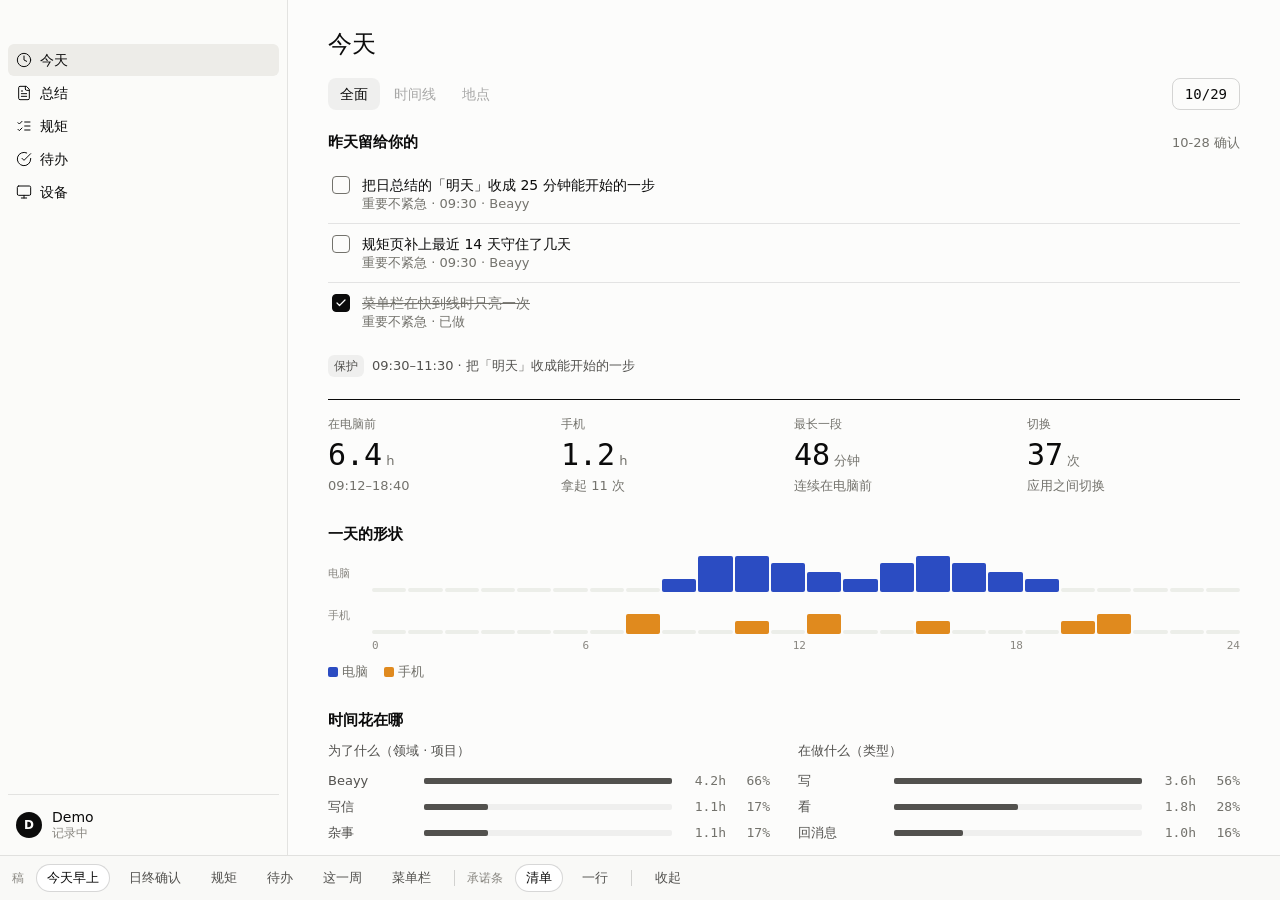
<file: designs/beayy-next/今天的第一小时.html>
<!doctype html>
<html lang="zh-CN">
<head>
  <meta charset="utf-8">
  <meta name="viewport" content="width=device-width, initial-scale=1">
  <title>Beayy · 今天的第一小时</title>
  <!--
    设计稿：让昨天改掉今天的第一个小时。
    视觉来源：beayy/ui/vendor/moxian/tokens.css、bundle.css，以及 ui/style.css、ui/index.html。
    假设：高保真，沿用现有壳和口气；不新开导航；「周」在总结页里；菜单栏提醒画在窗口外面。
    样例是虚构的 2026-10-29。底栏是稿的切换，不是产品界面。
  -->
  <style>
    :root {
      --page: #fcfcfb; --sunken: #f9f9f7; --surface: #ffffff; --sidebar: #fbfbf9;
      --sidebar-selected: #edece8; --ink: #0b0b0b; --ink-2: #52514e; --ink-3: #73726c;
      --ink-4: #898781; --ink-disabled: rgba(11,11,11,.35);
      --line: rgba(11,11,11,.10); --line-strong: rgba(11,11,11,.16);
      --hover: rgba(11,11,11,.05); --selected: rgba(11,11,11,.10);
      --primary: #0b0b0b; --primary-hover: #2c2c2a; --on-primary: #ffffff;
      --focus: #2a78d6; --accent-ink: #184f95;
      --ok: #009300; --warn: #fab219; --warn-ink: #734500; --warn-wash: rgba(250,178,25,.16);
      --risk: #d03b3b; --scrim: rgba(11,11,11,.50);
      --rec-computer: #2b4cc2; --rec-phone: #e08a1e; --rec-night: #c42a50; --rec-track: #eceee9;
      --font-sans: ui-sans-serif, system-ui, -apple-system, "PingFang SC", "Segoe UI", "Microsoft YaHei", sans-serif;
      --font-serif: Georgia, "Times New Roman", "Songti SC", "SimSun", serif;
      --font-mono: "SF Mono", ui-monospace, Menlo, Consolas, monospace;
      --shadow-lg: 0 4px 8px rgba(11,11,11,.08), 0 12px 28px -2px rgba(11,11,11,.08);
      --sidebar-width: 288px; --reading-width: 960px;
      color-scheme: light;
    }
    @media (prefers-color-scheme: dark) {
      :root {
        --page: #151515; --sunken: #0b0b0b; --surface: #1a1a19; --sidebar: #101010;
        --sidebar-selected: rgba(255,255,255,.15); --ink: #f0efec; --ink-2: #c3c2b7; --ink-3: #a5a49a;
        --ink-4: #8a8980; --ink-disabled: rgba(255,255,255,.35);
        --line: rgba(255,255,255,.10); --line-strong: rgba(255,255,255,.20);
        --hover: rgba(255,255,255,.075); --selected: rgba(255,255,255,.15);
        --primary: #ffffff; --primary-hover: #e1e0d9; --on-primary: #0b0b0b;
        --accent-ink: #6da7ec; --warn-ink: #db9300; --warn-wash: #311a00;
        --scrim: rgba(0,0,0,.60);
        --rec-computer: #8ea6ff; --rec-phone: #f2a93b; --rec-night: #ff7a95; --rec-track: #22262a;
        --shadow-lg: 0 4px 8px rgba(0,0,0,.24), 0 12px 28px -2px rgba(0,0,0,.24);
        color-scheme: dark;
      }
    }
    * { box-sizing: border-box; }
    html, body { height: 100%; margin: 0; }
    body { display: flex; flex-direction: column; background: var(--page); color: var(--ink); font: 14px/20px var(--font-sans); }
    button, input, textarea { font: inherit; color: inherit; }
    button { cursor: pointer; }
    [hidden] { display: none !important; }
    :where(button, a, .tick):focus-visible { outline: 2px solid var(--focus); outline-offset: 2px; }
    .mx-ico { width: 16px; height: 16px; flex: none; fill: none; stroke: currentColor; stroke-width: 1.5; stroke-linecap: round; stroke-linejoin: round; }
    .mono { font-family: var(--font-mono); font-variant-numeric: tabular-nums; }
    .note { margin: 0; font-size: 13px; line-height: 18px; color: var(--ink-3); }

    .os { flex: 1; min-height: 0; display: flex; flex-direction: column; position: relative; }
    .menubar { display: none; align-items: center; height: 28px; padding: 0 12px; background: var(--sidebar); border-bottom: 1px solid var(--line); font-size: 12px; }
    .menubar b { font-weight: 600; }
    .menubar .sp { flex: 1; }
    .tray-pill { height: 22px; padding: 0 8px; border: 0; border-radius: 6px; background: var(--selected); color: var(--ink); font: 12px/22px var(--font-mono); }
    body[data-screen="tray"] .menubar { display: flex; }
    .popover { display: none; position: absolute; top: 36px; right: 12px; z-index: 8; width: 280px; padding: 14px 14px 12px; border: 1px solid var(--line-strong); border-radius: 12px; background: var(--surface); box-shadow: var(--shadow-lg); }
    body[data-screen="tray"][data-tray="limit"] #pop-limit,
    body[data-screen="tray"][data-tray="block"] #pop-block { display: block; }
    .popover h2 { margin: 0 0 6px; font: 600 14px/20px var(--font-sans); }
    .popover .row { display: flex; justify-content: flex-end; margin-top: 12px; }

    .shell { flex: 1; min-height: 0; display: flex; }
    .mx-side { width: var(--sidebar-width); flex: none; display: flex; flex-direction: column; padding: 8px; background: var(--sidebar); border-right: 1px solid var(--line); }
    .mx-side-head { height: 36px; flex: none; }
    .mx-nav { display: flex; flex-direction: column; gap: 1px; }
    .mx-nav a { display: flex; align-items: center; gap: 8px; height: 32px; padding: 0 8px; border-radius: 6px; color: var(--ink); text-decoration: none; }
    .mx-nav a:hover { background: var(--hover); }
    .mx-nav a.is-on { background: var(--sidebar-selected); }
    .mx-side-foot { margin-top: auto; padding-top: 8px; border-top: 1px solid var(--line); }
    .me { display: flex; align-items: center; gap: 10px; width: 100%; padding: 6px 8px; border: 0; border-radius: 8px; background: none; text-align: left; }
    .avatar { width: 26px; height: 26px; flex: none; border-radius: 50%; display: grid; place-items: center; background: var(--ink); color: var(--page); font-size: 12px; font-weight: 600; }
    .me-name { display: flex; flex-direction: column; line-height: 16px; min-width: 0; }
    .me-sub { font-size: 12px; color: var(--ink-4); }

    .body { flex: 1; min-width: 0; overflow: auto; }
    .page { max-width: calc(var(--reading-width) + 80px); margin: 0 auto; padding: 28px 40px 64px; }
    .page.wide { max-width: none; }
    .mx-head-row { display: flex; align-items: center; gap: 8px; min-height: 32px; }
    .mx-title { margin: 0; font: 500 24px/32px var(--font-serif); }
    .mx-head-right { margin-left: auto; display: flex; align-items: center; gap: 8px; }
    .toolbar { display: flex; align-items: center; justify-content: space-between; gap: 12px; margin: 18px 0 22px; }
    .tabs { display: flex; gap: 2px; }
    .tabs button { height: 32px; padding: 0 12px; border: 0; border-radius: 8px; background: none; color: var(--ink-3); font-weight: 500; }
    .tabs button:hover:not(:disabled) { color: var(--ink); background: var(--hover); }
    .tabs button.is-on { color: var(--ink); background: var(--hover); }
    .tabs button:disabled { color: var(--ink-disabled); cursor: default; }
    .daychip { height: 32px; display: inline-flex; align-items: center; padding: 0 12px; border: 1px solid var(--line-strong); border-radius: 8px; background: transparent; }

    .mx-btn { display: inline-flex; align-items: center; justify-content: center; height: 32px; padding: 0 12px; border-radius: 8px; border: 1px solid transparent; background: transparent; font-weight: 500; }
    .mx-btn--primary { background: var(--primary); color: var(--on-primary); }
    .mx-btn--primary:hover:not(:disabled) { background: var(--primary-hover); }
    .mx-btn--secondary { border-color: var(--line-strong); }
    .mx-btn--secondary:hover, .mx-btn--text:hover { background: var(--hover); }
    .mx-btn--text { color: var(--ink-2); padding: 0 8px; }
    .mx-btn--sm { height: 28px; padding: 0 10px; font-size: 13px; }
    .mx-btn:disabled { color: var(--ink-disabled); background: var(--hover); cursor: default; }
    .mx-tag { display: inline-flex; align-items: center; height: 22px; padding: 0 6px; border-radius: 6px; background: var(--hover); color: var(--ink-2); font: 500 12px/17px var(--font-sans); }
    .mx-sec { margin-top: 28px; }
    .mx-sec-head { display: flex; align-items: baseline; gap: 8px; margin-bottom: 12px; }
    .mx-sec-head h3 { margin: 0; font: 600 15px/20px var(--font-sans); }
    .mx-sec-aside { margin-left: auto; font-size: 13px; color: var(--ink-3); }
    .mx-row { display: flex; align-items: center; gap: 12px; min-height: 56px; padding: 8px 12px; }
    .mx-row-mark { display: grid; place-items: center; width: 32px; height: 32px; flex: none; border: 1px solid var(--line); border-radius: 8px; background: var(--sunken); color: var(--ink-2); font-size: 13px; }
    .mx-row-main { flex: 1; min-width: 0; }
    .mx-row-name, .cmt-name { font-weight: 500; }
    .mx-row-desc, .cmt-meta, .todo-meta { font-size: 13px; line-height: 18px; color: var(--ink-3); }
    .quote { margin: 0; font-size: 18px; line-height: 30px; max-width: 38em; }

    .cmt { display: flex; align-items: flex-start; gap: 12px; padding: 10px 4px; border-bottom: 1px solid var(--line); }
    .cmt:last-child { border-bottom: 0; }
    .cmt.is-off { opacity: .45; }
    .cmt.is-done .cmt-name, .todo.done .mx-row-name, .todo.is-done .mx-row-name { color: var(--ink-3); text-decoration: line-through; }
    .tick { width: 18px; height: 18px; margin-top: 1px; flex: none; display: grid; place-items: center; border: 1.5px solid var(--ink-3); border-radius: 4px; background: transparent; padding: 0; }
    .tick svg { width: 12px; height: 12px; opacity: 0; }
    .tick[aria-pressed="true"] { background: var(--ink); border-color: var(--ink); color: var(--on-primary); }
    .tick[aria-pressed="true"] svg { opacity: 1; }
    .cmt-main { flex: 1; min-width: 0; }
    #cmt-line { display: none; width: 100%; align-items: baseline; justify-content: space-between; padding: 4px 0 12px; border: 0; border-bottom: 1px solid var(--line); background: none; font-weight: 500; text-align: left; }
    body[data-layout="line"] #cmt-line { display: flex; }
    body[data-layout="line"] #cmt-block .mx-sec-head { display: none; }
    body[data-layout="line"]:not([data-cmt="open"]) #cmt-list { display: none; }
    .protect { display: flex; align-items: center; gap: 8px; margin: 14px 0 0; font-size: 13px; color: var(--ink-2); }
    .weekline { margin: 14px 0 0; padding: 10px 12px; border-radius: 8px; background: var(--sunken); font-size: 13px; }

    .readouts { display: grid; grid-template-columns: repeat(4, minmax(0, 1fr)); gap: 20px; margin-top: 22px; border-top: 1px solid var(--ink); padding-top: 14px; }
    .ro .label { font-size: 12px; font-weight: 500; color: var(--ink-3); }
    .ro .v { font: 500 30px/34px var(--font-mono); font-variant-numeric: tabular-nums; margin: 4px 0; }
    .ro .v small { font: 400 13px/20px var(--font-sans); color: var(--ink-3); margin-left: 4px; }
    .ro .caption { font-size: 13px; color: var(--ink-3); }
    .ro.over .v { color: var(--rec-night); }
    .strip-rows { display: grid; grid-template-columns: 36px minmax(0, 1fr); gap: 6px 8px; align-items: center; }
    .strip-rows .k { font-size: 11px; color: var(--ink-4); }
    .strip { display: grid; grid-template-columns: repeat(24, minmax(0, 1fr)); gap: 2px; align-items: end; height: 36px; }
    .strip span { display: block; height: 4px; border-radius: 2px; background: var(--rec-track); }
    .strip span.f { background: var(--rec-computer); }
    .strip.phone span.f { background: var(--rec-phone); }
    .strip span.a { height: 35%; } .strip span.b { height: 55%; } .strip span.c { height: 80%; } .strip span.d { height: 100%; }
    .axis { display: grid; grid-template-columns: 36px minmax(0, 1fr); column-gap: 8px; margin-top: 4px; font: 11px/16px var(--font-mono); color: var(--ink-4); }
    .axis .ticks { display: flex; justify-content: space-between; }
    .axis .ticks i { font-style: normal; }
    .legend { display: flex; gap: 16px; margin-top: 8px; font-size: 13px; color: var(--ink-3); }
    .legend i { display: inline-block; width: 10px; height: 10px; border-radius: 2px; margin-right: 4px; vertical-align: -1px; }
    .work { display: grid; grid-template-columns: 1fr 1fr; gap: 28px; }
    .work h4 { margin: 0 0 8px; font: 500 13px/18px var(--font-sans); color: var(--ink-2); }
    .bar-row { display: grid; grid-template-columns: 88px 1fr 46px 36px; gap: 8px; align-items: center; padding: 3px 0; font-size: 13px; }
    .bar-name { color: var(--ink-2); overflow: hidden; text-overflow: ellipsis; white-space: nowrap; }
    .bar { height: 6px; border-radius: 2px; background: var(--hover); }
    .bar i { display: block; height: 100%; border-radius: 2px; background: var(--ink-2); }
    .bar-v, .bar-p { font-family: var(--font-mono); font-variant-numeric: tabular-nums; color: var(--ink-3); text-align: right; }

    .close-acts { display: flex; align-items: center; gap: 8px; margin-top: 8px; }
    .md { margin: 0; padding-left: 1.2em; }
    .md li { margin: 4px 0; }
    .rule { border-bottom: 1px solid var(--line); }
    .verdict { margin-top: 2px; font-size: 13px; line-height: 18px; color: var(--ink-3); }
    .verdict b { font-weight: 500; margin-left: 6px; }
    .verdict.over, .verdict.over b { color: var(--rec-night); }
    .verdict.warn, .verdict.warn b { color: var(--warn-ink); }
    .verdict.muted { color: var(--ink-4); }
    .streak { display: flex; gap: 3px; margin-top: 8px; }
    .streak i { width: 8px; height: 14px; border-radius: 2px; background: var(--ink); }
    .streak i.miss { background: var(--rec-night); }
    .streak i.warn { background: var(--warn); }
    .streak i.open { background: transparent; border: 1px solid var(--line-strong); }
    .rule.off .streak { opacity: .35; }
    .rule.off .mx-row-name { color: var(--ink-3); }
    .mx-switch { position: relative; width: 36px; height: 20px; flex: none; padding: 0; border: 0; border-radius: 999px; background: var(--line-strong); }
    .mx-switch::after { content: ""; position: absolute; top: 2px; left: 2px; width: 16px; height: 16px; border-radius: 999px; background: #fff; transition: transform .2s; }
    .mx-switch[aria-checked="true"] { background: var(--focus); }
    .mx-switch[aria-checked="true"]::after { transform: translateX(16px); }
    .suggest { margin: 0 12px 12px 56px; padding: 12px; border-radius: 8px; background: var(--sunken); }
    .suggest .row { display: flex; gap: 8px; margin-top: 8px; }
    .legend-dots { display: flex; gap: 14px; margin: 0 0 8px; font-size: 12px; color: var(--ink-3); }
    .legend-dots i { display: inline-block; width: 8px; height: 10px; border-radius: 2px; margin-right: 4px; vertical-align: -1px; background: var(--ink); }
    .legend-dots i.miss { background: var(--rec-night); }
    .legend-dots i.warn { background: var(--warn); }
    .legend-dots i.open { background: transparent; border: 1px solid var(--line-strong); }

    .choices { display: flex; flex-direction: column; gap: 6px; }
    .choices button { display: flex; align-items: center; justify-content: space-between; width: 100%; padding: 10px 12px; border: 1px solid var(--line); border-radius: 8px; background: transparent; text-align: left; }
    .choices button[aria-checked="true"] { border-color: var(--ink); background: var(--hover); }
    .pick-block { margin-top: 16px; }
    .pick-block .k { margin-bottom: 8px; font-size: 13px; color: var(--ink-2); }
    .week-rules { display: flex; flex-direction: column; }
    .week-rule { display: grid; grid-template-columns: minmax(0, 1fr) auto auto; gap: 12px; align-items: center; padding: 8px 0; border-bottom: 1px solid var(--line); font-size: 14px; }
    .week-rule .streak i { height: 12px; }

    .todo-board { display: grid; grid-template-columns: 1fr 1fr; gap: 12px; }
    .todo-cell { border: 1px solid var(--line); border-radius: 12px; background: var(--surface); min-height: 220px; display: flex; flex-direction: column; }
    .todo-cell-h { display: flex; align-items: center; gap: 8px; padding: 10px 12px; border-bottom: 1px solid var(--line); }
    .todo-cell-t { flex: 1; display: flex; align-items: baseline; gap: 8px; }
    .todo-cell-t b { font-size: 14px; }
    .todo-cell-t .n { font: 11px/16px var(--font-mono); color: var(--ink-4); }
    .todo-qbadge { width: 22px; height: 22px; border-radius: 50%; display: grid; place-items: center; color: #fff; font: 600 11px/1 var(--font-sans); }
    .q1 .todo-qbadge { background: #e25555; } .q2 .todo-qbadge { background: #e29a3a; }
    .q3 .todo-qbadge { background: #4a8fe8; } .q4 .todo-qbadge { background: #45a86a; }
    .q2 .todo-cell-h { background: color-mix(in srgb, #e29a3a 8%, var(--surface)); }
    .q1 .todo-cell-h { background: color-mix(in srgb, #e25555 8%, var(--surface)); }
    .q3 .todo-cell-h { background: color-mix(in srgb, #4a8fe8 8%, var(--surface)); }
    .q4 .todo-cell-h { background: color-mix(in srgb, #45a86a 8%, var(--surface)); }
    .todo-empty { margin: 16px; font-size: 13px; color: var(--ink-4); }
    .todo-cell .mx-row { border-radius: 8px; }
    .scrim { position: fixed; inset: 0; z-index: 40; display: flex; align-items: center; justify-content: center; background: var(--scrim); padding: 24px; }
    .mx-dialog { width: min(480px, 100%); border-radius: 12px; background: var(--surface); box-shadow: var(--shadow-lg); }
    .mx-dialog h2 { margin: 0; padding: 20px 24px 12px; font: 600 16px/24px var(--font-sans); }
    .mx-dialog .bd { padding: 0 24px 8px; display: flex; flex-direction: column; gap: 14px; }
    .mx-dialog label { display: block; margin-bottom: 6px; font-size: 13px; color: var(--ink-2); }
    .mx-input { width: 100%; padding: 8px 10px; border: 1px solid var(--line-strong); border-radius: 8px; background: var(--surface); }
    .dlg-ta { min-height: 72px; resize: vertical; }
    .todo-qgrid { display: grid; grid-template-columns: 1fr 1fr; gap: 8px; }
    .todo-qbtn { display: flex; align-items: center; gap: 8px; padding: 8px; border: 1px solid var(--line); border-radius: 8px; background: var(--surface); text-align: left; font-size: 13px; }
    .todo-qbtn.is-on { border-color: var(--ink); }
    .mx-dialog .ft { display: flex; justify-content: flex-end; gap: 8px; padding: 16px 24px 20px; }
    .field-error { margin: 0; font-size: 13px; color: var(--risk); }

    .dev-row { display: flex; gap: 12px; align-items: center; padding: 12px 0; border-bottom: 1px solid var(--line); }
    .toast { position: fixed; left: 50%; bottom: 72px; transform: translateX(-50%); z-index: 25; padding: 8px 12px; border-radius: 8px; background: var(--ink); color: var(--on-primary); font-size: 13px; }

    .deck { flex: none; display: flex; flex-wrap: wrap; align-items: center; gap: 6px 8px; padding: 8px 12px; background: var(--sunken); border-top: 1px solid var(--line); }
    .deck-k { font-size: 12px; color: var(--ink-4); margin-right: 4px; }
    .deck button.jump, .deck button.opt { height: 28px; padding: 0 10px; border: 1px solid transparent; border-radius: 999px; background: transparent; color: var(--ink-2); font-size: 13px; }
    .deck button.jump.is-on, .deck button.opt.is-on { background: var(--surface); border-color: var(--line-strong); color: var(--ink); }
    .deck button.jump:hover, .deck button.opt:hover { background: var(--hover); }
    .deck-sep { width: 1px; height: 16px; background: var(--line-strong); margin: 0 4px; }
    .deck-show { position: fixed; right: 12px; bottom: 12px; z-index: 20; height: 28px; padding: 0 10px; border: 1px solid var(--line-strong); border-radius: 999px; background: var(--surface); }
    @media (max-width: 980px) {
      .readouts, .work, .todo-board { grid-template-columns: 1fr; }
      .page { padding: 20px 16px 48px; }
      .mx-side { width: 72px; }
      .mx-nav a span, .me-name, .mx-side-head { display: none; }
      .mx-nav a { justify-content: center; }
    }
    @media (prefers-reduced-motion: reduce) { .mx-switch::after { transition: none; } }
  </style>
</head>
<body data-screen="today" data-layout="list" data-tray="limit" data-cmt="closed">
  <div class="os">
    <header class="menubar" aria-label="菜单栏">
      <b>Beayy</b>
      <span class="sp"></span>
      <button type="button" class="tray-pill" id="tray-pill">抖音 24/30</button>
    </header>
    <div class="popover" id="pop-limit" role="dialog" aria-labelledby="pop-limit-t">
      <h2 id="pop-limit-t">抖音今天 24 / 30 分钟</h2>
      <p class="note">到你定的上限的八成。这条今天只说这一次。</p>
      <div class="row"><button type="button" class="mx-btn mx-btn--primary mx-btn--sm" id="pop-ok">知道了</button></div>
    </div>
    <div class="popover" id="pop-block" role="dialog" aria-labelledby="pop-block-t">
      <h2 id="pop-block-t">09:30–11:30 · 把「明天」收成能开始的一步</h2>
      <p class="note">现在前台是浏览器。这段的名字留在菜单栏，不拦截按键。</p>
      <div class="row"><button type="button" class="mx-btn mx-btn--primary mx-btn--sm" data-pop-ok>知道了</button></div>
    </div>

    <div class="shell">
      <aside class="mx-side">
        <div class="mx-side-head"></div>
        <nav class="mx-nav" aria-label="页面">
          <a href="#today" data-nav="today" class="is-on"><svg class="mx-ico" viewBox="0 0 24 24"><circle cx="12" cy="12" r="10"/><path d="M12 6v6l4 2"/></svg><span>今天</span></a>
          <a href="#summary" data-nav="summary"><svg class="mx-ico" viewBox="0 0 24 24"><path d="M15 2H6a2 2 0 0 0-2 2v16a2 2 0 0 0 2 2h12a2 2 0 0 0 2-2V7Z"/><path d="M14 2v4a2 2 0 0 0 2 2h4"/><path d="M10 9H8"/><path d="M16 13H8"/><path d="M16 17H8"/></svg><span>总结</span></a>
          <a href="#rules" data-nav="rules"><svg class="mx-ico" viewBox="0 0 24 24"><path d="m3 17 2 2 4-4"/><path d="m3 7 2 2 4-4"/><path d="M13 6h8"/><path d="M13 12h8"/><path d="M13 18h8"/></svg><span>规矩</span></a>
          <a href="#todos" data-nav="todos"><svg class="mx-ico" viewBox="0 0 24 24"><path d="M22 11.08V12a10 10 0 1 1-5.93-9.14"/><path d="m9 11 3 3L22 4"/></svg><span>待办</span></a>
          <a href="#devices" data-nav="devices"><svg class="mx-ico" viewBox="0 0 24 24"><rect width="20" height="14" x="2" y="3" rx="2"/><path d="M8 21h8M12 17v4"/></svg><span>设备</span></a>
        </nav>
        <div class="mx-side-foot">
          <button type="button" class="me" tabindex="-1"><span class="avatar">D</span><span class="me-name"><span>Demo</span><span class="me-sub">记录中</span></span></button>
        </div>
      </aside>
      <main class="body">
        <div class="page" data-screen="today" data-screen-label="今天早上">
          <header class="mx-head"><div class="mx-head-row"><h1 class="mx-title">今天</h1></div></header>
          <div class="toolbar">
            <div class="tabs" role="tablist">
              <button type="button" class="is-on" role="tab" aria-selected="true">全面</button>
              <button type="button" role="tab" aria-selected="false" disabled title="这张稿不改时间线">时间线</button>
              <button type="button" role="tab" aria-selected="false" disabled title="这张稿不改地点">地点</button>
            </div>
            <div class="mx-head-right"><span class="daychip mono" id="today-date">10/29</span></div>
          </div>

          <p class="weekline" id="weekline" hidden></p>
          <p class="note" id="cmt-skipped" hidden>昨晚的「明天」你放下了。</p>
          <section class="mx-sec" id="cmt-block" style="margin-top:0">
            <button type="button" id="cmt-line" aria-expanded="false"><span>昨天留给你的</span><span class="note" id="cmt-left">2 条还没做</span></button>
            <div id="cmt-body">
              <div class="mx-sec-head"><h3>昨天留给你的</h3><span class="mx-sec-aside" id="cmt-from">10-28 确认</span></div>
              <div id="cmt-list">
                <div class="cmt" data-id="c1">
                  <button type="button" class="tick" aria-pressed="false" aria-label="标成完成"><svg viewBox="0 0 24 24"><path d="M20 6 9 17l-5-5" fill="none" stroke="currentColor" stroke-width="2.4" stroke-linecap="round" stroke-linejoin="round"/></svg></button>
                  <div class="cmt-main"><div class="cmt-name">把日总结的「明天」收成 25 分钟能开始的一步</div><div class="cmt-meta">重要不紧急 · 09:30 · Beayy</div></div>
                </div>
                <div class="cmt" data-id="c2">
                  <button type="button" class="tick" aria-pressed="false" aria-label="标成完成"><svg viewBox="0 0 24 24"><path d="M20 6 9 17l-5-5" fill="none" stroke="currentColor" stroke-width="2.4" stroke-linecap="round" stroke-linejoin="round"/></svg></button>
                  <div class="cmt-main"><div class="cmt-name">规矩页补上最近 14 天守住了几天</div><div class="cmt-meta">重要不紧急 · 09:30 · Beayy</div></div>
                </div>
                <div class="cmt is-done" data-id="c3">
                  <button type="button" class="tick" aria-pressed="true" aria-label="标成未完成"><svg viewBox="0 0 24 24"><path d="M20 6 9 17l-5-5" fill="none" stroke="currentColor" stroke-width="2.4" stroke-linecap="round" stroke-linejoin="round"/></svg></button>
                  <div class="cmt-main"><div class="cmt-name">菜单栏在快到线时只亮一次</div><div class="cmt-meta">重要不紧急 · 已做</div></div>
                </div>
              </div>
            </div>
          </section>
          <p class="protect" id="protect"><span class="mx-tag">保护</span><span>09:30–11:30 · 把「明天」收成能开始的一步</span></p>

          <div class="readouts">
            <div class="ro"><div class="label">在电脑前</div><div class="v">6.4<small>h</small></div><div class="caption">09:12–18:40</div></div>
            <div class="ro"><div class="label">手机</div><div class="v">1.2<small>h</small></div><div class="caption">拿起 11 次</div></div>
            <div class="ro"><div class="label">最长一段</div><div class="v">48<small>分钟</small></div><div class="caption">连续在电脑前</div></div>
            <div class="ro"><div class="label">切换</div><div class="v">37<small>次</small></div><div class="caption">应用之间切换</div></div>
          </div>

          <section class="mx-sec">
            <div class="mx-sec-head"><h3>一天的形状</h3></div>
            <div class="strip-rows">
              <span class="k">电脑</span>
              <div class="strip" aria-hidden="true">
                <span></span><span></span><span></span><span></span><span></span><span></span><span></span><span></span>
                <span class="f a"></span><span class="f d"></span><span class="f d"></span><span class="f c"></span><span class="f b"></span>
                <span class="f a"></span><span class="f c"></span><span class="f d"></span><span class="f c"></span><span class="f b"></span>
                <span class="f a"></span><span></span><span></span><span></span><span></span><span></span>
              </div>
              <span class="k">手机</span>
              <div class="strip phone" aria-hidden="true">
                <span></span><span></span><span></span><span></span><span></span><span></span><span></span><span class="f b"></span>
                <span></span><span></span><span class="f a"></span><span></span><span class="f b"></span>
                <span></span><span></span><span class="f a"></span><span></span><span></span>
                <span></span><span class="f a"></span><span class="f b"></span><span></span><span></span><span></span>
              </div>
            </div>
            <div class="axis"><span></span><span class="ticks"><i>0</i><i>6</i><i>12</i><i>18</i><i>24</i></span></div>
            <div class="legend"><span><i style="background:var(--rec-computer)"></i>电脑</span><span><i style="background:var(--rec-phone)"></i>手机</span></div>
          </section>

          <section class="mx-sec">
            <div class="mx-sec-head"><h3>时间花在哪</h3></div>
            <div class="work">
              <div>
                <h4>为了什么（领域 · 项目）</h4>
                <div class="bar-row"><span class="bar-name">Beayy</span><span class="bar"><i style="width:100%"></i></span><span class="bar-v">4.2h</span><span class="bar-p">66%</span></div>
                <div class="bar-row"><span class="bar-name">写信</span><span class="bar"><i style="width:26%"></i></span><span class="bar-v">1.1h</span><span class="bar-p">17%</span></div>
                <div class="bar-row"><span class="bar-name">杂事</span><span class="bar"><i style="width:26%"></i></span><span class="bar-v">1.1h</span><span class="bar-p">17%</span></div>
              </div>
              <div>
                <h4>在做什么（类型）</h4>
                <div class="bar-row"><span class="bar-name">写</span><span class="bar"><i style="width:100%"></i></span><span class="bar-v">3.6h</span><span class="bar-p">56%</span></div>
                <div class="bar-row"><span class="bar-name">看</span><span class="bar"><i style="width:50%"></i></span><span class="bar-v">1.8h</span><span class="bar-p">28%</span></div>
                <div class="bar-row"><span class="bar-name">回消息</span><span class="bar"><i style="width:28%"></i></span><span class="bar-v">1.0h</span><span class="bar-p">16%</span></div>
              </div>
            </div>
          </section>
        </div>

        <div class="page" data-screen="close" data-screen-label="日终确认" hidden>
          <header class="mx-head"><div class="mx-head-row"><h1 class="mx-title">总结</h1></div></header>
          <div class="toolbar">
            <div class="tabs" role="tablist">
              <button type="button" class="is-on" data-jump="close" role="tab" aria-selected="true">日</button>
              <button type="button" data-jump="week" role="tab" aria-selected="false">周</button>
              <button type="button" disabled title="先不做月">月</button>
            </div>
            <span class="daychip mono">10/29</span>
          </div>
          <section class="mx-sec" style="margin-top:0" id="close-panel">
            <div class="mx-sec-head"><h3>明天</h3><span class="mx-sec-aside">勾着的写成 09:30 的待办</span></div>
            <p class="note">来自今天的记录。默认重要不紧急。放下的不会进待办。</p>
            <div id="close-list">
              <div class="cmt" data-text="在「今天」页读数上面，接上确认过的三条">
                <button type="button" class="tick" aria-pressed="true" aria-label="写成待办"><svg viewBox="0 0 24 24"><path d="M20 6 9 17l-5-5" fill="none" stroke="currentColor" stroke-width="2.4" stroke-linecap="round" stroke-linejoin="round"/></svg></button>
                <div class="cmt-main"><div class="cmt-name">在「今天」页读数上面，接上确认过的三条</div><div class="cmt-meta">约 25 分钟 · Beayy · 重要不紧急 · 明天 09:30</div></div>
                <button type="button" class="mx-btn mx-btn--text mx-btn--sm" data-drop>放下</button>
              </div>
              <div class="cmt" data-text="把「少刷一会儿」并进「抖音每天不超过 30 分钟」">
                <button type="button" class="tick" aria-pressed="true" aria-label="写成待办"><svg viewBox="0 0 24 24"><path d="M20 6 9 17l-5-5" fill="none" stroke="currentColor" stroke-width="2.4" stroke-linecap="round" stroke-linejoin="round"/></svg></button>
                <div class="cmt-main"><div class="cmt-name">把「少刷一会儿」并进「抖音每天不超过 30 分钟」</div><div class="cmt-meta">约 25 分钟 · 规矩 · 重要不紧急 · 明天 09:30</div></div>
                <button type="button" class="mx-btn mx-btn--text mx-btn--sm" data-drop>放下</button>
              </div>
              <div class="cmt" data-text="总结的「周」只留两个选择：一条规矩、一个项目">
                <button type="button" class="tick" aria-pressed="true" aria-label="写成待办"><svg viewBox="0 0 24 24"><path d="M20 6 9 17l-5-5" fill="none" stroke="currentColor" stroke-width="2.4" stroke-linecap="round" stroke-linejoin="round"/></svg></button>
                <div class="cmt-main"><div class="cmt-name">总结的「周」只留两个选择：一条规矩、一个项目</div><div class="cmt-meta">约 25 分钟 · Beayy · 重要不紧急 · 明天 09:30</div></div>
                <button type="button" class="mx-btn mx-btn--text mx-btn--sm" data-drop>放下</button>
              </div>
            </div>
            <div class="close-acts">
              <button type="button" class="mx-btn mx-btn--primary" id="commit-btn">写成明天的 3 条</button>
              <button type="button" class="mx-btn mx-btn--text" id="skip-btn">今晚先不承诺</button>
            </div>
          </section>
          <div class="readouts">
            <div class="ro"><div class="label">在电脑前</div><div class="v">6.4<small>h</small></div><div class="caption">09:12–18:40</div></div>
            <div class="ro"><div class="label">手机</div><div class="v">1.2<small>h</small></div><div class="caption">拿起 11 次</div></div>
            <div class="ro"><div class="label">拿起</div><div class="v">11<small>次</small></div><div class="caption">按前台空档推算</div></div>
            <div class="ro over"><div class="label">熬夜</div><div class="v">18<small>分钟</small></div><div class="caption">21:00–5:00</div></div>
          </div>
          <section class="mx-sec">
            <div class="mx-sec-head"><h3>今天的一句话</h3></div>
            <p class="quote">上午在把「明天」收成待办，下午被切开，最长的一段是 48 分钟。</p>
          </section>
          <section class="mx-sec">
            <div class="mx-sec-head"><h3>做成了什么</h3></div>
            <ul class="md"><li>日总结的「明天」可以在这一页勾选。</li><li>规矩页能看见最近 14 天。</li></ul>
          </section>
          <section class="mx-sec">
            <div class="mx-sec-head"><h3>偏离</h3></div>
            <ul class="md"><li>抖音 24 分钟，到了上限的八成。</li><li>48 分钟之后，切换多了起来。</li></ul>
          </section>
        </div>

        <div class="page" data-screen="week" data-screen-label="这一周" hidden>
          <header class="mx-head"><div class="mx-head-row"><h1 class="mx-title">总结</h1></div></header>
          <div class="toolbar">
            <div class="tabs" role="tablist">
              <button type="button" data-jump="close" role="tab" aria-selected="false">日</button>
              <button type="button" class="is-on" data-jump="week" role="tab" aria-selected="true">周</button>
              <button type="button" disabled title="先不做月">月</button>
            </div>
            <span class="daychip mono">10/19–10/25</span>
          </div>
          <section class="mx-sec" style="margin-top:0">
            <div class="mx-sec-head"><h3>时间花在哪</h3><span class="mx-sec-aside">七天合计</span></div>
            <div class="bar-row"><span class="bar-name">Beayy</span><span class="bar"><i style="width:100%"></i></span><span class="bar-v">18.4h</span><span class="bar-p">64%</span></div>
            <div class="bar-row"><span class="bar-name">写信</span><span class="bar"><i style="width:34%"></i></span><span class="bar-v">6.2h</span><span class="bar-p">22%</span></div>
            <div class="bar-row"><span class="bar-name">杂事</span><span class="bar"><i style="width:22%"></i></span><span class="bar-v">4.1h</span><span class="bar-p">14%</span></div>
          </section>
          <section class="mx-sec">
            <div class="mx-sec-head"><h3>规矩</h3><span class="mx-sec-aside">守住了几天</span></div>
            <div class="week-rules">
              <div class="week-rule"><span>22:00 以后不开电脑</span><span class="streak"><i></i><i></i><i></i><i></i><i class="miss"></i><i></i><i></i></span><b class="mono">6/7</b></div>
              <div class="week-rule"><span>手机每天不超过 3 小时</span><span class="streak"><i></i><i class="miss"></i><i></i><i></i><i class="miss"></i><i></i><i></i></span><b class="mono">5/7</b></div>
              <div class="week-rule"><span>抖音每天不超过 30 分钟</span><span class="streak"><i></i><i class="miss"></i><i class="miss"></i><i></i><i class="miss"></i><i class="miss"></i><i></i></span><b class="mono">3/7</b></div>
            </div>
          </section>
          <section class="mx-sec">
            <div class="mx-sec-head"><h3>承诺</h3><span class="mx-sec-aside">完成 4 · 没做 2 · 放下 1</span></div>
            <div class="cmt is-done"><span class="tick" aria-pressed="true"><svg viewBox="0 0 24 24"><path d="M20 6 9 17l-5-5" fill="none" stroke="currentColor" stroke-width="2.4" stroke-linecap="round" stroke-linejoin="round"/></svg></span><div class="cmt-main"><div class="cmt-name">对齐 10 分钟摘要里的项目名</div></div></div>
            <div class="cmt is-done"><span class="tick" aria-pressed="true"><svg viewBox="0 0 24 24"><path d="M20 6 9 17l-5-5" fill="none" stroke="currentColor" stroke-width="2.4" stroke-linecap="round" stroke-linejoin="round"/></svg></span><div class="cmt-main"><div class="cmt-name">有一晚 22:00 后没开电脑</div></div></div>
            <div class="cmt is-done"><span class="tick" aria-pressed="true"><svg viewBox="0 0 24 24"><path d="M20 6 9 17l-5-5" fill="none" stroke="currentColor" stroke-width="2.4" stroke-linecap="round" stroke-linejoin="round"/></svg></span><div class="cmt-main"><div class="cmt-name">给常去的地方标上「家」</div></div></div>
            <div class="cmt is-done"><span class="tick" aria-pressed="true"><svg viewBox="0 0 24 24"><path d="M20 6 9 17l-5-5" fill="none" stroke="currentColor" stroke-width="2.4" stroke-linecap="round" stroke-linejoin="round"/></svg></span><div class="cmt-main"><div class="cmt-name">删掉一条重复的规矩</div></div></div>
            <div class="cmt"><span class="tick" aria-pressed="false"></span><div class="cmt-main"><div class="cmt-name">对一下手表转写里的说话人</div><div class="cmt-meta">没做</div></div></div>
            <div class="cmt"><span class="tick" aria-pressed="false"></span><div class="cmt-main"><div class="cmt-name">把「周」从禁用改成能打开</div><div class="cmt-meta">没做</div></div></div>
            <div class="cmt is-off"><span class="tick" aria-pressed="false"></span><div class="cmt-main"><div class="cmt-name">再装一个番茄钟</div><div class="cmt-meta">放下了</div></div></div>
          </section>
          <section class="mx-sec" id="week-choice">
            <div class="mx-sec-head"><h3>下周</h3><span class="mx-sec-aside">两个选择</span></div>
            <p class="note">选完以后，之后每个「今天」的顶上都会靠着它们。这周最松的是抖音，3/7。</p>
            <div class="pick-block">
              <div class="k">只守一条</div>
              <div class="choices" id="rule-choices">
                <button type="button" aria-checked="false">22:00 以后不开电脑</button>
                <button type="button" aria-checked="false">手机每天不超过 3 小时</button>
                <button type="button" aria-checked="true">抖音每天不超过 30 分钟</button>
              </div>
            </div>
            <div class="pick-block">
              <div class="k">只推进一个项目</div>
              <div class="choices" id="proj-choices">
                <button type="button" aria-checked="true">Beayy</button>
                <button type="button" aria-checked="false">写信</button>
                <button type="button" aria-checked="false">杂事</button>
              </div>
            </div>
            <div class="close-acts"><button type="button" class="mx-btn mx-btn--primary" id="week-set">就按这个</button></div>
          </section>
        </div>

        <div class="page" data-screen="rules" data-screen-label="规矩" hidden>
          <header class="mx-head"><div class="mx-head-row"><h1 class="mx-title">规矩</h1><div class="mx-head-right"><button type="button" class="mx-btn mx-btn--primary" disabled title="这张稿不改添加">加一条规矩</button></div></div></header>
          <p class="legend-dots"><i></i>守住 <i class="miss"></i>没守住 <i class="warn"></i>到八成 <i class="open"></i>还没到点 · 10/16–10/29</p>
          <div class="rule">
            <div class="mx-row">
              <span class="mx-row-mark mono">1</span>
              <div class="mx-row-main">
                <div class="mx-row-name">22:00 以后不开电脑</div>
                <div class="verdict"><span>还没到 22:00</span></div>
                <div class="streak" title="10/16 到 10/29"><i></i><i></i><i class="miss"></i><i></i><i></i><i></i><i></i><i></i><i class="miss"></i><i></i><i></i><i></i><i></i><i class="open"></i></div>
              </div>
              <button type="button" class="mx-switch" role="switch" aria-checked="true" aria-label="对照这条"></button>
            </div>
          </div>
          <div class="rule">
            <div class="mx-row">
              <span class="mx-row-mark mono">2</span>
              <div class="mx-row-main">
                <div class="mx-row-name">手机每天不超过 3 小时</div>
                <div class="verdict"><span>今天手机</span><b>1.2 / 3.0 小时</b> · 守住了</div>
                <div class="streak"><i></i><i></i><i></i><i></i><i class="miss"></i><i></i><i></i><i class="miss"></i><i></i><i></i><i></i><i class="miss"></i><i></i><i></i></div>
              </div>
              <button type="button" class="mx-switch" role="switch" aria-checked="true" aria-label="对照这条"></button>
            </div>
          </div>
          <div class="rule" id="douyin-rule">
            <div class="mx-row">
              <span class="mx-row-mark mono">3</span>
              <div class="mx-row-main">
                <div class="mx-row-name">抖音每天不超过 30 分钟</div>
                <div class="verdict warn"><span>今天抖音</span><b>24 / 30 分钟</b> · 到八成，菜单栏会说一次</div>
                <div class="streak"><i class="miss"></i><i></i><i class="miss"></i><i></i><i class="miss"></i><i class="miss"></i><i></i><i class="miss"></i><i class="miss"></i><i></i><i class="miss"></i><i class="miss"></i><i></i><i class="warn"></i></div>
                <p class="note" id="merged" hidden>「少刷一会儿」并进了这条。</p>
              </div>
              <button type="button" class="mx-switch" role="switch" aria-checked="true" aria-label="对照这条"></button>
            </div>
          </div>
          <div class="rule" id="vague">
            <div class="mx-row">
              <span class="mx-row-mark mono">4</span>
              <div class="mx-row-main">
                <div class="mx-row-name">少刷一会儿</div>
                <div class="verdict muted">这条算不出来，交给日总结对照</div>
              </div>
              <button type="button" class="mx-btn mx-btn--text mx-btn--sm" id="rewrite">改成能算的</button>
            </div>
            <div class="suggest" id="suggest" hidden>
              <p class="note">写成「抖音每天不超过 30 分钟」，和上面第 3 条是同一件事。</p>
              <div class="row">
                <button type="button" class="mx-btn mx-btn--secondary mx-btn--sm" id="merge-rule">并进那条</button>
                <button type="button" class="mx-btn mx-btn--text mx-btn--sm" id="keep-vague">仍交给晚上</button>
              </div>
            </div>
          </div>
        </div>

        <div class="page wide" data-screen="todos" data-screen-label="待办" hidden>
          <header class="mx-head"><div class="mx-head-row"><h1 class="mx-title">待办</h1><div class="mx-head-right"><button type="button" class="mx-btn mx-btn--primary" id="add-todo">加一条待办</button></div></div></header>
          <p class="note">从日总结确认来的，放在重要不紧急。手写的新待办也默认在这里。</p>
          <div class="todo-board" style="margin-top:16px">
            <section class="todo-cell q1"><header class="todo-cell-h"><span class="todo-qbadge">I</span><div class="todo-cell-t"><b>重要且紧急</b><span class="n">0</span></div></header><p class="todo-empty">没有任务</p></section>
            <section class="todo-cell q2"><header class="todo-cell-h"><span class="todo-qbadge">II</span><div class="todo-cell-t"><b>重要不紧急</b><span class="n" id="q2-n">2</span></div></header>
              <div id="q2-body">
                <div class="todo qrow" data-id="c1"><div class="mx-row"><button type="button" class="tick" aria-pressed="false" aria-label="标成完成"><svg viewBox="0 0 24 24"><path d="M20 6 9 17l-5-5" fill="none" stroke="currentColor" stroke-width="2.4" stroke-linecap="round" stroke-linejoin="round"/></svg></button><div class="mx-row-main"><div class="mx-row-name">把日总结的「明天」收成 25 分钟能开始的一步</div><div class="todo-meta">09:30 · 来自 10-28 的日总结</div></div></div></div>
                <div class="todo qrow" data-id="c2"><div class="mx-row"><button type="button" class="tick" aria-pressed="false" aria-label="标成完成"><svg viewBox="0 0 24 24"><path d="M20 6 9 17l-5-5" fill="none" stroke="currentColor" stroke-width="2.4" stroke-linecap="round" stroke-linejoin="round"/></svg></button><div class="mx-row-main"><div class="mx-row-name">规矩页补上最近 14 天守住了几天</div><div class="todo-meta">09:30 · 来自 10-28 的日总结</div></div></div></div>
              </div>
            </section>
            <section class="todo-cell q3"><header class="todo-cell-h"><span class="todo-qbadge">III</span><div class="todo-cell-t"><b>不重要但紧急</b><span class="n">0</span></div></header><p class="todo-empty">没有任务</p></section>
            <section class="todo-cell q4"><header class="todo-cell-h"><span class="todo-qbadge">IV</span><div class="todo-cell-t"><b>不重要不紧急</b><span class="n">1</span></div></header>
              <div class="todo qrow"><div class="mx-row"><button type="button" class="tick" aria-pressed="false" aria-label="标成完成"><svg viewBox="0 0 24 24"><path d="M20 6 9 17l-5-5" fill="none" stroke="currentColor" stroke-width="2.4" stroke-linecap="round" stroke-linejoin="round"/></svg></button><div class="mx-row-main"><div class="mx-row-name">买打印纸</div><div class="todo-meta">无日期 · 手写时放进抽屉的</div></div></div></div>
            </section>
          </div>
          <section class="mx-sec">
            <div class="mx-sec-head"><h3>已完成</h3><span class="mx-count" id="done-n" style="font:11px/18px var(--font-mono);color:var(--ink-4)">1</span></div>
            <div class="todo done" id="done-c3" data-id="c3"><div class="mx-row"><button type="button" class="tick" aria-pressed="true" aria-label="标成未完成"><svg viewBox="0 0 24 24"><path d="M20 6 9 17l-5-5" fill="none" stroke="currentColor" stroke-width="2.4" stroke-linecap="round" stroke-linejoin="round"/></svg></button><div class="mx-row-main"><div class="mx-row-name">菜单栏在快到线时只亮一次</div><div class="todo-meta">来自 10-28 的日总结</div></div></div></div>
          </section>
        </div>

        <div class="page" data-screen="devices" data-screen-label="设备" hidden>
          <header class="mx-head"><div class="mx-head-row"><h1 class="mx-title">设备</h1></div></header>
          <div class="dev-row"><span class="mx-row-mark"><svg class="mx-ico" viewBox="0 0 24 24"><rect width="20" height="14" x="2" y="3" rx="2"/><path d="M8 21h8M12 17v4"/></svg></span><div class="mx-row-main"><div class="mx-row-name">这台 Mac <span class="mx-tag">本机</span></div><div class="mx-row-desc">正在记。快到线时，提醒出在菜单栏。</div></div><button type="button" class="mx-btn mx-btn--text" data-jump="tray">看菜单栏</button></div>
        </div>
      </main>
    </div>
  </div>

  <div class="toast" id="toast" hidden></div>

  <div class="scrim" id="scrim" hidden>
    <div class="mx-dialog" role="dialog" aria-labelledby="dlg-title">
      <h2 id="dlg-title">加一条待办</h2>
      <div class="bd">
        <div><label for="todo-text">准备做什么？</label><textarea class="mx-input dlg-ta" id="todo-text" placeholder="准备做什么？"></textarea><p class="field-error" id="todo-err" hidden>先写准备做什么。</p></div>
        <div>
          <label>优先级</label>
          <div class="todo-qgrid" id="todo-quad">
            <button type="button" class="todo-qbtn q1" data-q="1"><span class="todo-qbadge">I</span>重要且紧急</button>
            <button type="button" class="todo-qbtn q2 is-on" data-q="2" aria-pressed="true"><span class="todo-qbadge">II</span>重要不紧急</button>
            <button type="button" class="todo-qbtn q3" data-q="3"><span class="todo-qbadge">III</span>不重要但紧急</button>
            <button type="button" class="todo-qbtn q4" data-q="4"><span class="todo-qbadge">IV</span>不重要不紧急</button>
          </div>
          <p class="note" style="margin-top:8px">默认重要不紧急。要收进抽屉，再改成第四象限。</p>
        </div>
      </div>
      <div class="ft">
        <button type="button" class="mx-btn mx-btn--text" id="todo-cancel">取消</button>
        <button type="button" class="mx-btn mx-btn--primary" id="todo-save">加上这条</button>
      </div>
    </div>
  </div>

  <nav class="deck" id="deck" aria-label="设计稿切换">
    <span class="deck-k">稿</span>
    <button type="button" class="jump is-on" data-jump="today">今天早上</button>
    <button type="button" class="jump" data-jump="close">日终确认</button>
    <button type="button" class="jump" data-jump="rules">规矩</button>
    <button type="button" class="jump" data-jump="todos">待办</button>
    <button type="button" class="jump" data-jump="week">这一周</button>
    <button type="button" class="jump" data-jump="tray">菜单栏</button>
    <span class="deck-sep" id="sep-layout"></span>
    <span class="deck-k" id="k-layout">承诺条</span>
    <button type="button" class="opt is-on" data-layout="list">清单</button>
    <button type="button" class="opt" data-layout="line">一行</button>
    <span class="deck-sep" id="sep-tray" hidden></span>
    <span class="deck-k" id="k-tray" hidden>菜单栏</span>
    <button type="button" class="opt is-on" data-tray="limit" id="opt-limit" hidden>临线</button>
    <button type="button" class="opt" data-tray="block" id="opt-block" hidden>保护时段</button>
    <span class="deck-sep"></span>
    <button type="button" class="opt" id="deck-hide">收起</button>
  </nav>
  <button type="button" class="deck-show" id="deck-show" hidden>稿</button>

  <script>
    const body = document.body;
    const navOf = { today: "today", tray: "today", close: "summary", week: "summary", rules: "rules", todos: "todos", devices: "devices" };
    const checkSvg = '<svg viewBox="0 0 24 24"><path d="M20 6 9 17l-5-5" fill="none" stroke="currentColor" stroke-width="2.4" stroke-linecap="round" stroke-linejoin="round"/></svg>';

    function toast(text) {
      const t = document.getElementById("toast");
      t.textContent = text;
      t.hidden = false;
      clearTimeout(toast._t);
      toast._t = setTimeout(() => { t.hidden = true; }, 2200);
    }

    function show(screen) {
      body.dataset.screen = screen;
      const scroller = document.querySelector(".body");
      if (scroller) scroller.scrollTop = 0;
      document.querySelectorAll(".page[data-screen]").forEach((el) => {
        el.hidden = el.dataset.screen !== screen && !(screen === "tray" && el.dataset.screen === "today");
      });
      document.querySelectorAll("[data-nav]").forEach((a) => a.classList.toggle("is-on", a.dataset.nav === navOf[screen]));
      document.querySelectorAll(".deck button.jump").forEach((b) => b.classList.toggle("is-on", b.dataset.jump === screen));
      const today = screen === "today";
      const tray = screen === "tray";
      document.getElementById("sep-layout").hidden = !today;
      document.getElementById("k-layout").hidden = !today;
      document.querySelectorAll("button[data-layout]").forEach((b) => { b.hidden = !today; });
      document.getElementById("sep-tray").hidden = !tray;
      document.getElementById("k-tray").hidden = !tray;
      document.getElementById("opt-limit").hidden = !tray;
      document.getElementById("opt-block").hidden = !tray;
      if (tray) {
        document.getElementById("pop-limit").hidden = false;
        document.getElementById("pop-block").hidden = false;
      }
    }

    function refreshLeft() {
      const rows = [...document.querySelectorAll("#cmt-list .cmt")];
      const left = rows.filter((r) => r.querySelector(".tick").getAttribute("aria-pressed") !== "true").length;
      document.getElementById("cmt-left").textContent = left ? left + " 条还没做" : "都做了";
    }

    function accepted() {
      return [...document.querySelectorAll("#close-list .cmt")].filter((r) => r.querySelector(".tick").getAttribute("aria-pressed") === "true" && !r.classList.contains("is-off"));
    }

    function updateCloseBtn() {
      const n = accepted().length;
      const btn = document.getElementById("commit-btn");
      btn.disabled = n === 0;
      btn.textContent = n ? "写成明天的 " + n + " 条" : "先勾一条";
    }

    function tickRow(row, on) {
      const b = row.querySelector(".tick");
      if (!b || b.tagName !== "BUTTON") return;
      b.setAttribute("aria-pressed", on ? "true" : "false");
      b.setAttribute("aria-label", on ? "标成未完成" : "标成完成");
      row.classList.toggle("is-done", on);
    }

    document.addEventListener("click", (e) => {
      const jump = e.target.closest("[data-jump]");
      if (jump && jump.dataset.jump) { show(jump.dataset.jump); return; }
      const nav = e.target.closest("[data-nav]");
      if (nav) {
        e.preventDefault();
        const name = nav.dataset.nav;
        if (name === "summary") show(body.dataset.screen === "week" ? "week" : "close");
        else show(name);
        return;
      }
      const layout = e.target.closest("button[data-layout]");
      if (layout) {
        body.dataset.layout = layout.dataset.layout;
        body.dataset.cmt = "closed";
        document.getElementById("cmt-line").setAttribute("aria-expanded", "false");
        document.querySelectorAll("[data-layout]").forEach((b) => b.classList.toggle("is-on", b === layout));
        return;
      }
      const tray = e.target.closest("button[data-tray]");
      if (tray && tray.classList.contains("opt")) {
        body.dataset.tray = tray.dataset.tray;
        document.getElementById("tray-pill").textContent = tray.dataset.tray === "limit" ? "抖音 24/30" : "9:30 写承诺";
        document.getElementById("pop-limit").hidden = false;
        document.getElementById("pop-block").hidden = false;
        document.querySelectorAll("[data-tray].opt").forEach((b) => b.classList.toggle("is-on", b === tray));
        return;
      }
      if (e.target.closest("#cmt-line")) {
        const open = body.dataset.cmt !== "open";
        body.dataset.cmt = open ? "open" : "closed";
        document.getElementById("cmt-line").setAttribute("aria-expanded", String(open));
        return;
      }
      const tick = e.target.closest("#cmt-list .tick, #q2-body .tick, #done-c3 .tick");
      if (tick) {
        const row = tick.closest(".cmt, .todo");
        const on = tick.getAttribute("aria-pressed") !== "true";
        tickRow(row, on);
        const id = row.dataset.id;
        document.querySelectorAll('[data-id="' + id + '"]').forEach((other) => { if (other !== row) tickRow(other, on); });
        refreshLeft();
        return;
      }
      const drop = e.target.closest("[data-drop]");
      if (drop) {
        const row = drop.closest(".cmt");
        const off = !row.classList.contains("is-off");
        row.classList.toggle("is-off", off);
        row.querySelector(".tick").setAttribute("aria-pressed", off ? "false" : "true");
        drop.textContent = off ? "收回" : "放下";
        updateCloseBtn();
        return;
      }
      if (e.target.closest("#close-list .tick")) {
        const b = e.target.closest(".tick");
        const row = b.closest(".cmt");
        if (row.classList.contains("is-off")) return;
        const on = b.getAttribute("aria-pressed") !== "true";
        b.setAttribute("aria-pressed", on ? "true" : "false");
        updateCloseBtn();
        return;
      }
      if (e.target.closest(".mx-switch")) {
        const sw = e.target.closest(".mx-switch");
        const on = sw.getAttribute("aria-checked") !== "true";
        sw.setAttribute("aria-checked", String(on));
        sw.closest(".rule").classList.toggle("off", !on);
        return;
      }
      const choice = e.target.closest(".choices button");
      if (choice) {
        choice.parentElement.querySelectorAll("button").forEach((b) => b.setAttribute("aria-checked", b === choice ? "true" : "false"));
        return;
      }
    });

    document.getElementById("commit-btn").onclick = () => {
      const rows = accepted();
      if (!rows.length) return;
      const list = document.getElementById("cmt-list");
      const q2 = document.getElementById("q2-body");
      list.innerHTML = "";
      q2.innerHTML = "";
      rows.forEach((row, i) => {
        const text = row.dataset.text;
        const id = "e" + (i + 1);
        list.insertAdjacentHTML("beforeend", '<div class="cmt" data-id="' + id + '"><button type="button" class="tick" aria-pressed="false" aria-label="标成完成">' + checkSvg + '</button><div class="cmt-main"><div class="cmt-name"></div><div class="cmt-meta">重要不紧急 · 09:30 · 10-29 确认</div></div></div>');
        list.lastElementChild.querySelector(".cmt-name").textContent = text;
        q2.insertAdjacentHTML("beforeend", '<div class="todo qrow" data-id="' + id + '"><div class="mx-row"><button type="button" class="tick" aria-pressed="false" aria-label="标成完成">' + checkSvg + '</button><div class="mx-row-main"><div class="mx-row-name"></div><div class="todo-meta">09:30 · 来自 10-29 的日总结</div></div></div></div>');
        q2.lastElementChild.querySelector(".mx-row-name").textContent = text;
      });
      document.getElementById("q2-n").textContent = String(rows.length);
      document.getElementById("cmt-from").textContent = "10-29 确认";
      document.getElementById("today-date").textContent = "10/30";
      document.getElementById("cmt-block").hidden = false;
      document.getElementById("cmt-skipped").hidden = true;
      document.getElementById("protect").hidden = true;
      refreshLeft();
      show("today");
      toast("已写成明天 09:30 的待办");
    };

    document.getElementById("skip-btn").onclick = () => {
      document.getElementById("cmt-block").hidden = true;
      document.getElementById("protect").hidden = true;
      document.getElementById("cmt-skipped").hidden = false;
      document.getElementById("today-date").textContent = "10/30";
      show("today");
      toast("今晚没有承诺");
    };

    document.getElementById("week-set").onclick = () => {
      const rule = document.querySelector("#rule-choices [aria-checked='true']").textContent;
      const proj = document.querySelector("#proj-choices [aria-checked='true']").textContent;
      const line = document.getElementById("weekline");
      line.hidden = false;
      line.textContent = "这周守着「" + rule + "」，推进 " + proj + "。";
      show("today");
    };

    document.getElementById("rewrite").onclick = () => { document.getElementById("suggest").hidden = false; };
    document.getElementById("keep-vague").onclick = () => { document.getElementById("suggest").hidden = true; };
    document.getElementById("merge-rule").onclick = () => {
      document.getElementById("vague").hidden = true;
      document.getElementById("merged").hidden = false;
    };

    document.getElementById("pop-ok").onclick = () => { document.getElementById("pop-limit").hidden = true; };
    document.querySelector("[data-pop-ok]").onclick = () => { document.getElementById("pop-block").hidden = true; };

    const scrim = document.getElementById("scrim");
    document.getElementById("add-todo").onclick = () => { scrim.hidden = false; document.getElementById("todo-text").focus(); };
    document.getElementById("todo-cancel").onclick = () => { scrim.hidden = true; document.getElementById("todo-err").hidden = true; };
    scrim.addEventListener("click", (e) => { if (e.target === scrim) scrim.hidden = true; });
    document.getElementById("todo-quad").onclick = (e) => {
      const b = e.target.closest("[data-q]");
      if (!b) return;
      document.querySelectorAll("#todo-quad .todo-qbtn").forEach((x) => { x.classList.toggle("is-on", x === b); x.setAttribute("aria-pressed", x === b ? "true" : "false"); });
    };
    document.getElementById("todo-save").onclick = () => {
      const text = document.getElementById("todo-text").value.trim();
      const err = document.getElementById("todo-err");
      if (!text) { err.hidden = false; return; }
      err.hidden = true;
      const q = document.querySelector("#todo-quad .is-on").dataset.q;
      const names = { 1: "重要且紧急", 2: "重要不紧急", 3: "不重要但紧急", 4: "不重要不紧急" };
      if (q === "2") {
        const q2 = document.getElementById("q2-body");
        q2.insertAdjacentHTML("afterbegin", '<div class="todo qrow"><div class="mx-row"><button type="button" class="tick" aria-pressed="false" aria-label="标成完成">' + checkSvg + '</button><div class="mx-row-main"><div class="mx-row-name"></div><div class="todo-meta">手写 · 重要不紧急</div></div></div></div>');
        q2.firstElementChild.querySelector(".mx-row-name").textContent = text;
        document.getElementById("q2-n").textContent = String(q2.querySelectorAll(".todo").length);
      }
      document.getElementById("todo-text").value = "";
      scrim.hidden = true;
      toast(q === "2" ? "加在重要不紧急" : "这张稿只把新待办放进第二象限，你选了" + names[q]);
    };

    document.getElementById("deck-hide").onclick = () => {
      document.getElementById("deck").hidden = true;
      document.getElementById("deck-show").hidden = false;
    };
    document.getElementById("deck-show").onclick = () => {
      document.getElementById("deck").hidden = false;
      document.getElementById("deck-show").hidden = true;
    };

    refreshLeft();
    updateCloseBtn();
  </script>
</body>
</html>
</file>
